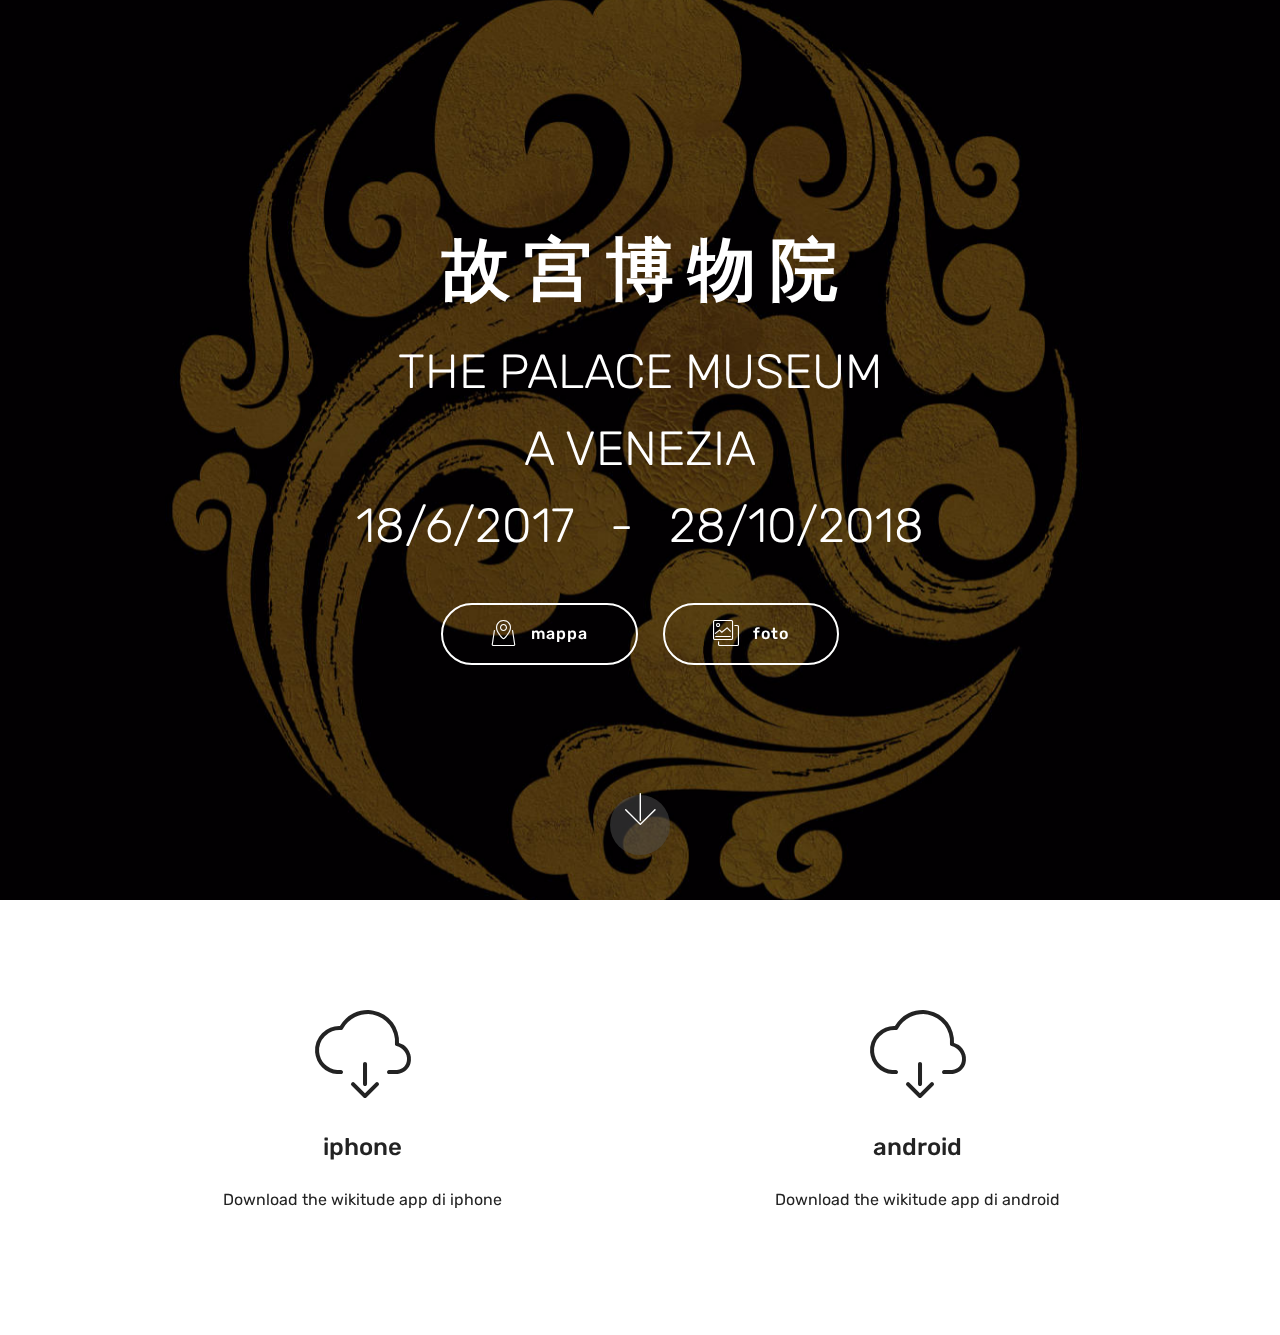
<file: index.html>
<!DOCTYPE html>
<html >
<head>
  <!-- Site made with Mobirise Website Builder v4.7.7, https://mobirise.com -->
  <meta charset="UTF-8">
  <meta http-equiv="X-UA-Compatible" content="IE=edge">
  <meta name="generator" content="Mobirise v4.7.7, mobirise.com">
  <meta name="viewport" content="width=device-width, initial-scale=1, minimum-scale=1">
  <link rel="shortcut icon" href="assets/images/logo4.png" type="image/x-icon">
  <meta name="description" content="">
  <title>Home</title>
  <link rel="stylesheet" href="assets/web/assets/mobirise-icons/mobirise-icons.css">
  <link rel="stylesheet" href="assets/tether/tether.min.css">
  <link rel="stylesheet" href="assets/bootstrap/css/bootstrap.min.css">
  <link rel="stylesheet" href="assets/bootstrap/css/bootstrap-grid.min.css">
  <link rel="stylesheet" href="assets/bootstrap/css/bootstrap-reboot.min.css">
  <link rel="stylesheet" href="assets/theme/css/style.css">
  <link rel="stylesheet" href="assets/mobirise/css/mbr-additional.css" type="text/css">
  
  
  
</head>
<body>
  <section class="cid-qV4kXQE3l1 mbr-fullscreen mbr-parallax-background" id="header2-0">

    

    <div class="mbr-overlay" style="opacity: 0; background-color: rgb(118, 118, 118);"></div>

    <div class="container align-center">
        <div class="row justify-content-md-center">
            <div class="mbr-white col-md-10">
                <h1 class="mbr-section-title mbr-bold pb-3 mbr-fonts-style display-1">
                    故 宫 博 物 院</h1>
                
                <p class="mbr-text pb-3 mbr-fonts-style display-2">THE PALACE MUSEUM<br>A VENEZIA<br>18/6/2017 &nbsp; - &nbsp; 28/10/2018</p>
                <div class="mbr-section-btn"><a class="btn btn-md btn-white-outline display-7" href="https://mobirise.com"><span class="mbri-map-pin mbr-iconfont mbr-iconfont-btn" style="color: rgb(255, 255, 255);"></span>mappa</a>
                    <a class="btn btn-md btn-white-outline display-7" href="page2.html"><span class="mbri-photos mbr-iconfont mbr-iconfont-btn"></span>foto</a></div>
            </div>
        </div>
    </div>
    <div class="mbr-arrow hidden-sm-down" aria-hidden="true">
        <a href="#next">
            <i class="mbri-down mbr-iconfont"></i>
        </a>
    </div>
</section>

<section class="engine"><a href="https://mobirise.me/d">free web maker</a></section><section class="features1 cid-qV4mhWXPXr" id="features1-1">
    
    

    
    <div class="container">
        <div class="media-container-row">

            <div class="card p-3 col-12 col-md-6">
                <div class="card-img pb-3">
                    <a href="https://itunes.apple.com/us/app/wikitude/id329731243?mt=8"><span class="mbr-iconfont mbri-download" style="color: rgb(35, 35, 35);"></span></a>
                </div>
                <div class="card-box">
                    <h4 class="card-title py-3 mbr-fonts-style display-5">
                        iphone</h4>
                    <p class="mbr-text mbr-fonts-style display-7">Download the wikitude app di iphone</p>
                </div>
            </div>

            <div class="card p-3 col-12 col-md-6">
                <div class="card-img pb-3">
                    <a href="https://play.google.com/store/apps/details?id=com.wikitude"><span class="mbr-iconfont mbri-download" style="color: rgb(35, 35, 35);"></span></a>
                </div>
                <div class="card-box">
                    <h4 class="card-title py-3 mbr-fonts-style display-5">
                        android</h4>
                    <p class="mbr-text mbr-fonts-style display-7">
                        Download the wikitude app di android</p>
                </div>
            </div>

            

            

        </div>

    </div>

</section>


  <script src="assets/web/assets/jquery/jquery.min.js"></script>
  <script src="assets/popper/popper.min.js"></script>
  <script src="assets/tether/tether.min.js"></script>
  <script src="assets/bootstrap/js/bootstrap.min.js"></script>
  <script src="assets/smoothscroll/smooth-scroll.js"></script>
  <script src="assets/parallax/jarallax.min.js"></script>
  <script src="assets/theme/js/script.js"></script>
  
  
</body>
</html>
</file>
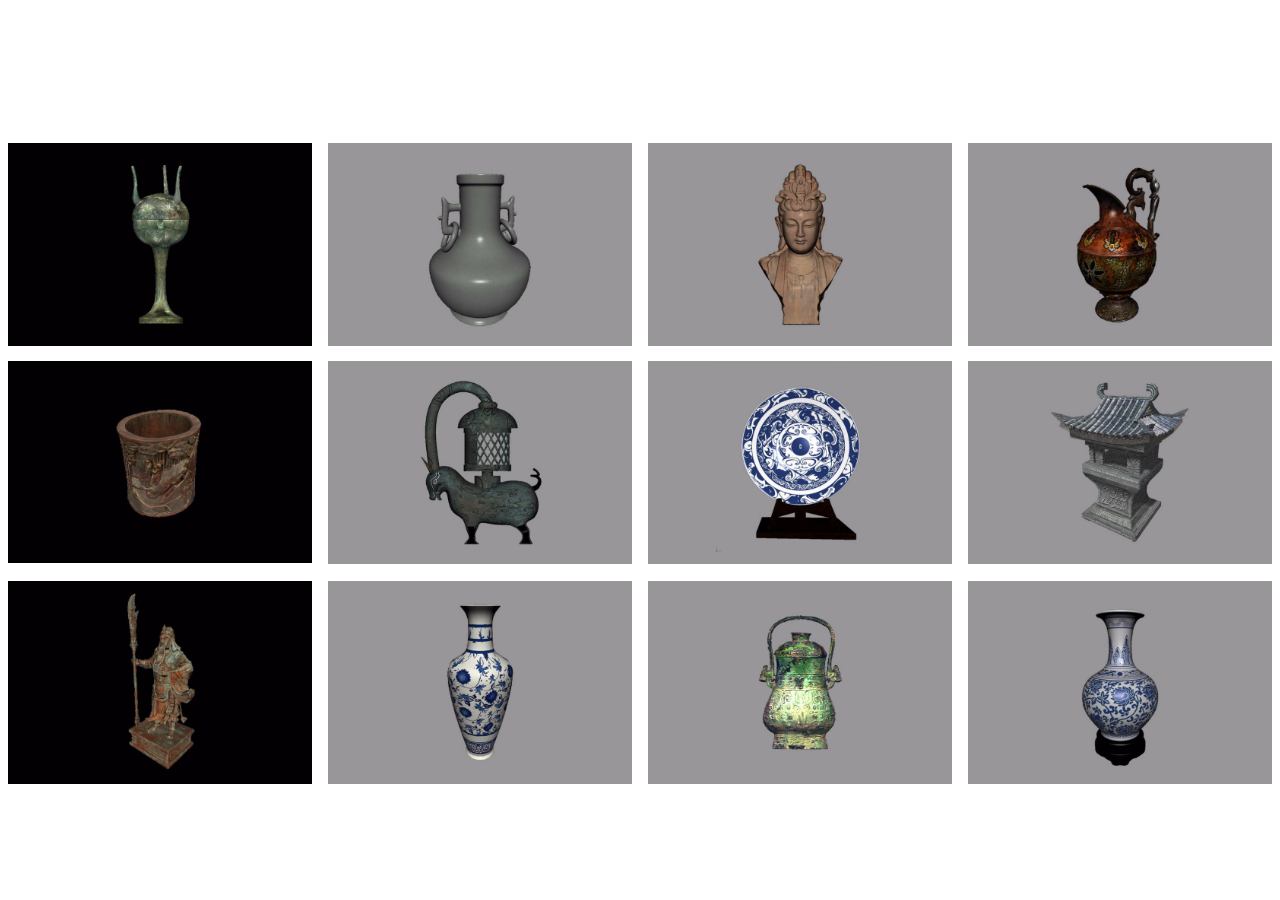
<file: page1.html>
<!DOCTYPE html>
<html >
<head>
  <!-- Site made with Mobirise Website Builder v4.7.7, https://mobirise.com -->
  <meta charset="UTF-8">
  <meta http-equiv="X-UA-Compatible" content="IE=edge">
  <meta name="generator" content="Mobirise v4.7.7, mobirise.com">
  <meta name="viewport" content="width=device-width, initial-scale=1, minimum-scale=1">
  <link rel="shortcut icon" href="assets/images/logo4.png" type="image/x-icon">
  <meta name="description" content="Web Site Creator Description">
  <title>foto-a</title>
  <link rel="stylesheet" href="assets/web/assets/mobirise-icons/mobirise-icons.css">
  <link rel="stylesheet" href="assets/tether/tether.min.css">
  <link rel="stylesheet" href="assets/bootstrap/css/bootstrap.min.css">
  <link rel="stylesheet" href="assets/bootstrap/css/bootstrap-grid.min.css">
  <link rel="stylesheet" href="assets/bootstrap/css/bootstrap-reboot.min.css">
  <link rel="stylesheet" href="assets/theme/css/style.css">
  <link rel="stylesheet" href="assets/gallery/style.css">
  <link rel="stylesheet" href="assets/mobirise/css/mbr-additional.css" type="text/css">
  
  
  
</head>
<body>
  <section class="mbr-gallery mbr-slider-carousel cid-qV4oghQJwY" id="gallery3-2">

    

    <div>
        <div><!-- Filter --><!-- Gallery --><div class="mbr-gallery-row"><div class="mbr-gallery-layout-default"><div><div><div class="mbr-gallery-item mbr-gallery-item--p1" data-video-url="false" data-tags="酷毙"><div href="#lb-gallery3-2" data-slide-to="0" data-toggle="modal"><img src="assets/images/o1-900x600-800x534.jpg" alt="" title=""><span class="icon-focus"></span></div></div><div class="mbr-gallery-item mbr-gallery-item--p1" data-video-url="false" data-tags="响应式"><div href="#lb-gallery3-2" data-slide-to="1" data-toggle="modal"><img src="assets/images/07-900x600-800x534.jpg" alt="" title=""><span class="icon-focus"></span></div></div><div class="mbr-gallery-item mbr-gallery-item--p1" data-video-url="false" data-tags="创意"><div href="#lb-gallery3-2" data-slide-to="2" data-toggle="modal"><img src="assets/images/12-900x600-800x534.jpg" alt="" title=""><span class="icon-focus"></span></div></div><div class="mbr-gallery-item mbr-gallery-item--p1" data-video-url="false" data-tags="动画"><div href="#lb-gallery3-2" data-slide-to="3" data-toggle="modal"><img src="assets/images/08-900x600-800x534.jpg" alt="" title=""><span class="icon-focus"></span></div></div><div class="mbr-gallery-item mbr-gallery-item--p1" data-video-url="false" data-tags="酷毙"><div href="#lb-gallery3-2" data-slide-to="4" data-toggle="modal"><img src="assets/images/o2-900x600-800x531.jpg" alt="" title=""><span class="icon-focus"></span></div></div><div class="mbr-gallery-item mbr-gallery-item--p1" data-video-url="false" data-tags="酷毙"><div href="#lb-gallery3-2" data-slide-to="5" data-toggle="modal"><img src="assets/images/04-900x600-800x534.jpg" alt="" title=""><span class="icon-focus"></span></div></div><div class="mbr-gallery-item mbr-gallery-item--p1" data-video-url="false" data-tags="响应式"><div href="#lb-gallery3-2" data-slide-to="6" data-toggle="modal"><img src="assets/images/10-900x600-800x534.jpg" alt="" title=""><span class="icon-focus"></span></div></div><div class="mbr-gallery-item mbr-gallery-item--p1" data-video-url="false" data-tags="动画"><div href="#lb-gallery3-2" data-slide-to="7" data-toggle="modal"><img src="assets/images/06-900x600-800x534.jpg" alt="" title=""><span class="icon-focus"></span></div></div></div></div><div class="clearfix"></div></div></div><!-- Lightbox --><div data-app-prevent-settings="" class="mbr-slider modal fade carousel slide" tabindex="-1" data-keyboard="true" data-interval="false" id="lb-gallery3-2"><div class="modal-dialog"><div class="modal-content"><div class="modal-body"><div class="carousel-inner"><div class="carousel-item"><img src="assets/images/o1-900x600.jpg" alt="" title=""></div><div class="carousel-item"><img src="assets/images/07-900x600.jpg" alt="" title=""></div><div class="carousel-item"><img src="assets/images/12-900x600.jpg" alt="" title=""></div><div class="carousel-item"><img src="assets/images/08-900x600.jpg" alt="" title=""></div><div class="carousel-item"><img src="assets/images/o2-900x600.jpg" alt="" title=""></div><div class="carousel-item"><img src="assets/images/04-900x600.jpg" alt="" title=""></div><div class="carousel-item"><img src="assets/images/10-900x600.jpg" alt="" title=""></div><div class="carousel-item active"><img src="assets/images/06-900x600.jpg" alt="" title=""></div></div><a class="carousel-control carousel-control-prev" role="button" data-slide="prev" href="#lb-gallery3-2"><span class="mbri-left mbr-iconfont" aria-hidden="true"></span><span class="sr-only">Previous</span></a><a class="carousel-control carousel-control-next" role="button" data-slide="next" href="#lb-gallery3-2"><span class="mbri-right mbr-iconfont" aria-hidden="true"></span><span class="sr-only">Next</span></a><a class="close" href="#" role="button" data-dismiss="modal"><span class="sr-only">Close</span></a></div></div></div></div></div>
    </div>

</section>

<section class="engine"><a href="https://mobirise.me/i">site creation software</a></section><section class="mbr-gallery mbr-slider-carousel cid-qV4ohxjDWB" id="gallery3-3">

    

    <div>
        <div><!-- Filter --><!-- Gallery --><div class="mbr-gallery-row"><div class="mbr-gallery-layout-default"><div><div><div class="mbr-gallery-item mbr-gallery-item--p1" data-video-url="false" data-tags="酷毙"><div href="#lb-gallery3-3" data-slide-to="0" data-toggle="modal"><img src="assets/images/o3-900x600-800x534.jpg" alt="" title=""><span class="icon-focus"></span></div></div><div class="mbr-gallery-item mbr-gallery-item--p1" data-video-url="false" data-tags="响应式"><div href="#lb-gallery3-3" data-slide-to="1" data-toggle="modal"><img src="assets/images/09-900x600-800x534.jpg" alt="" title=""><span class="icon-focus"></span></div></div><div class="mbr-gallery-item mbr-gallery-item--p1" data-video-url="false" data-tags="创意"><div href="#lb-gallery3-3" data-slide-to="2" data-toggle="modal"><img src="assets/images/o5-900x600-800x535.jpg" alt="" title=""><span class="icon-focus"></span></div></div><div class="mbr-gallery-item mbr-gallery-item--p1" data-video-url="false" data-tags="动画"><div href="#lb-gallery3-3" data-slide-to="3" data-toggle="modal"><img src="assets/images/11-900x600-800x534.jpg" alt="" title=""><span class="icon-focus"></span></div></div></div></div><div class="clearfix"></div></div></div><!-- Lightbox --><div data-app-prevent-settings="" class="mbr-slider modal fade carousel slide" tabindex="-1" data-keyboard="true" data-interval="false" id="lb-gallery3-3"><div class="modal-dialog"><div class="modal-content"><div class="modal-body"><div class="carousel-inner"><div class="carousel-item"><img src="assets/images/o3-900x600.jpg" alt="" title=""></div><div class="carousel-item"><img src="assets/images/09-900x600.jpg" alt="" title=""></div><div class="carousel-item"><img src="assets/images/o5-900x600.jpg" alt="" title=""></div><div class="carousel-item active"><img src="assets/images/11-900x600.jpg" alt="" title=""></div></div><a class="carousel-control carousel-control-prev" role="button" data-slide="prev" href="#lb-gallery3-3"><span class="mbri-left mbr-iconfont" aria-hidden="true"></span><span class="sr-only">Previous</span></a><a class="carousel-control carousel-control-next" role="button" data-slide="next" href="#lb-gallery3-3"><span class="mbri-right mbr-iconfont" aria-hidden="true"></span><span class="sr-only">Next</span></a><a class="close" href="#" role="button" data-dismiss="modal"><span class="sr-only">Close</span></a></div></div></div></div></div>
    </div>

</section>


  <script src="assets/web/assets/jquery/jquery.min.js"></script>
  <script src="assets/popper/popper.min.js"></script>
  <script src="assets/tether/tether.min.js"></script>
  <script src="assets/bootstrap/js/bootstrap.min.js"></script>
  <script src="assets/smoothscroll/smooth-scroll.js"></script>
  <script src="assets/bootstrapcarouselswipe/bootstrap-carousel-swipe.js"></script>
  <script src="assets/vimeoplayer/jquery.mb.vimeo_player.js"></script>
  <script src="assets/masonry/masonry.pkgd.min.js"></script>
  <script src="assets/imagesloaded/imagesloaded.pkgd.min.js"></script>
  <script src="assets/theme/js/script.js"></script>
  <script src="assets/gallery/player.min.js"></script>
  <script src="assets/gallery/script.js"></script>
  <script src="assets/slidervideo/script.js"></script>
  
  
</body>
</html>
</file>
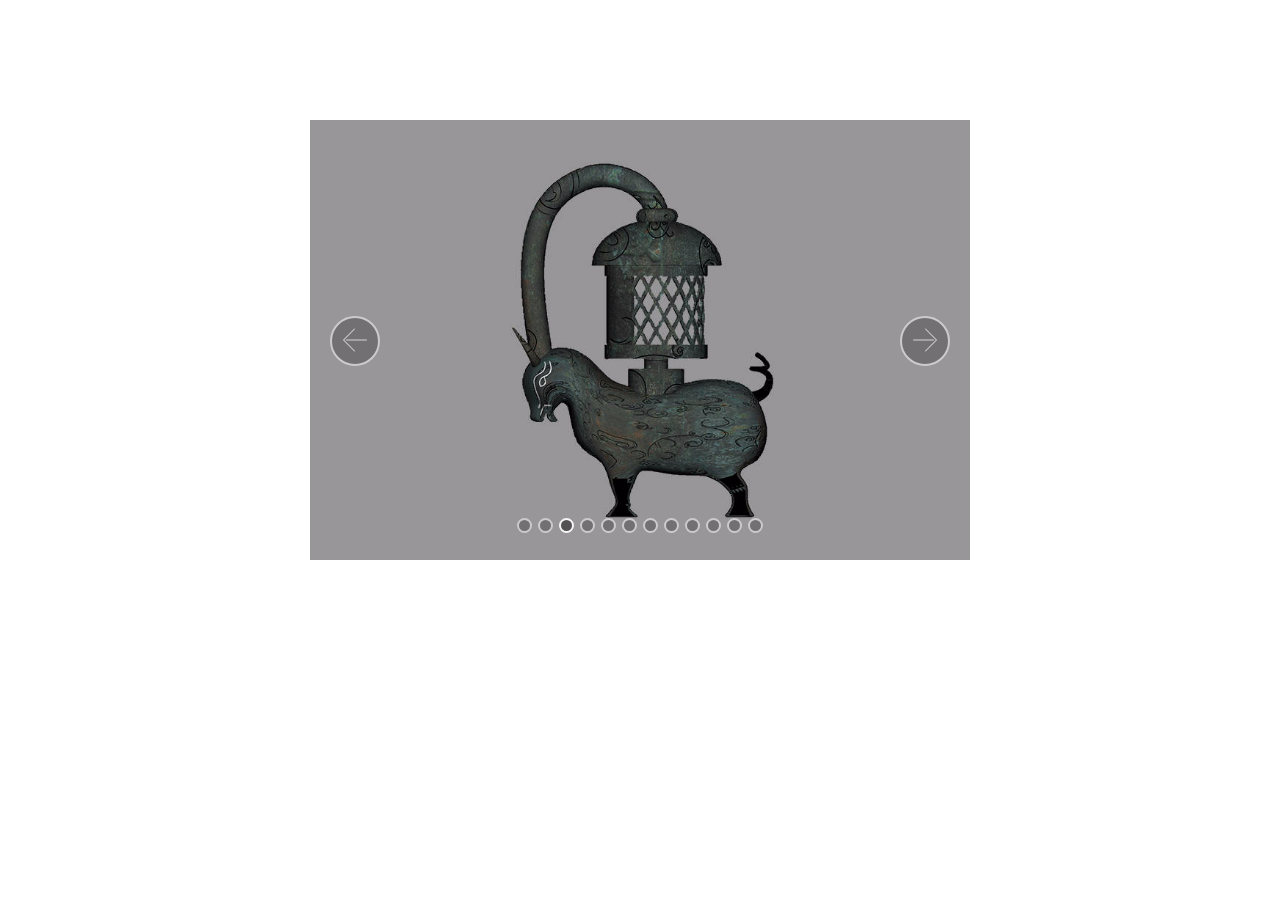
<file: page2.html>
<!DOCTYPE html>
<html >
<head>
  <!-- Site made with Mobirise Website Builder v4.7.7, https://mobirise.com -->
  <meta charset="UTF-8">
  <meta http-equiv="X-UA-Compatible" content="IE=edge">
  <meta name="generator" content="Mobirise v4.7.7, mobirise.com">
  <meta name="viewport" content="width=device-width, initial-scale=1, minimum-scale=1">
  <link rel="shortcut icon" href="assets/images/logo4.png" type="image/x-icon">
  <meta name="description" content="Site Generator Description">
  <title>foto-b</title>
  <link rel="stylesheet" href="assets/web/assets/mobirise-icons/mobirise-icons.css">
  <link rel="stylesheet" href="assets/tether/tether.min.css">
  <link rel="stylesheet" href="assets/bootstrap/css/bootstrap.min.css">
  <link rel="stylesheet" href="assets/bootstrap/css/bootstrap-grid.min.css">
  <link rel="stylesheet" href="assets/bootstrap/css/bootstrap-reboot.min.css">
  <link rel="stylesheet" href="assets/theme/css/style.css">
  <link rel="stylesheet" href="assets/mobirise/css/mbr-additional.css" type="text/css">
  
  
  
</head>
<body>
  <section class="carousel slide cid-qV4wgEGuKk" data-interval="false" id="slider2-4">

    
    <div class="container content-slider">
        <div class="content-slider-wrap">
            <div><div class="mbr-slider slide carousel" data-pause="true" data-keyboard="false" data-ride="false" data-interval="false"><ol class="carousel-indicators"><li data-app-prevent-settings="" data-target="#slider2-4" data-slide-to="0"></li><li data-app-prevent-settings="" data-target="#slider2-4" data-slide-to="1"></li><li data-app-prevent-settings="" data-target="#slider2-4" class=" active" data-slide-to="2"></li><li data-app-prevent-settings="" data-target="#slider2-4" data-slide-to="3"></li><li data-app-prevent-settings="" data-target="#slider2-4" data-slide-to="4"></li><li data-app-prevent-settings="" data-target="#slider2-4" data-slide-to="5"></li><li data-app-prevent-settings="" data-target="#slider2-4" data-slide-to="6"></li><li data-app-prevent-settings="" data-target="#slider2-4" data-slide-to="7"></li><li data-app-prevent-settings="" data-target="#slider2-4" data-slide-to="8"></li><li data-app-prevent-settings="" data-target="#slider2-4" data-slide-to="9"></li><li data-app-prevent-settings="" data-target="#slider2-4" data-slide-to="10"></li><li data-app-prevent-settings="" data-target="#slider2-4" data-slide-to="11"></li></ol><div class="carousel-inner" role="listbox"><div class="carousel-item slider-fullscreen-image" data-bg-video-slide="false" style="background-image: url(assets/images/o1-900x600.jpg);"><div class="container container-slide"><div class="image_wrapper"><img src="assets/images/o1-900x600.jpg"><div class="carousel-caption justify-content-center"><div class="col-10 align-center"></div></div></div></div></div><div class="carousel-item slider-fullscreen-image" data-bg-video-slide="false" style="background-image: url(assets/images/11-900x600.jpg);"><div class="container container-slide"><div class="image_wrapper"><img src="assets/images/11-900x600.jpg"><div class="carousel-caption justify-content-center"><div class="col-10 align-center"></div></div></div></div></div><div class="carousel-item slider-fullscreen-image active" data-bg-video-slide="false" style="background-image: url(assets/images/04-900x600.jpg);"><div class="container container-slide"><div class="image_wrapper"><img src="assets/images/04-900x600.jpg"><div class="carousel-caption justify-content-center"><div class="col-10 align-center"></div></div></div></div></div><div class="carousel-item slider-fullscreen-image" data-bg-video-slide="false" style="background-image: url(assets/images/o2-1-900x600.jpg);"><div class="container container-slide"><div class="image_wrapper"><img src="assets/images/o2-1-900x600.jpg"><div class="carousel-caption justify-content-center"><div class="col-10 align-center"></div></div></div></div></div><div class="carousel-item slider-fullscreen-image" data-bg-video-slide="false" style="background-image: url(assets/images/12-900x600.jpg);"><div class="container container-slide"><div class="image_wrapper"><img src="assets/images/12-900x600.jpg"><div class="carousel-caption justify-content-center"><div class="col-10 align-center"></div></div></div></div></div><div class="carousel-item slider-fullscreen-image" data-bg-video-slide="false" style="background-image: url(assets/images/10-900x600.jpg);"><div class="container container-slide"><div class="image_wrapper"><img src="assets/images/10-900x600.jpg"><div class="carousel-caption justify-content-center"><div class="col-10 align-center"></div></div></div></div></div><div class="carousel-item slider-fullscreen-image" data-bg-video-slide="false" style="background-image: url(assets/images/o3-900x600.jpg);"><div class="container container-slide"><div class="image_wrapper"><img src="assets/images/o3-900x600.jpg"><div class="carousel-caption justify-content-center"><div class="col-10 align-center"></div></div></div></div></div><div class="carousel-item slider-fullscreen-image" data-bg-video-slide="false" style="background-image: url(assets/images/08-900x600.jpg);"><div class="container container-slide"><div class="image_wrapper"><img src="assets/images/08-900x600.jpg"><div class="carousel-caption justify-content-center"><div class="col-10 align-center"></div></div></div></div></div><div class="carousel-item slider-fullscreen-image" data-bg-video-slide="false" style="background-image: url(assets/images/09-900x600.jpg);"><div class="container container-slide"><div class="image_wrapper"><img src="assets/images/09-900x600.jpg"><div class="carousel-caption justify-content-center"><div class="col-10 align-center"></div></div></div></div></div><div class="carousel-item slider-fullscreen-image" data-bg-video-slide="false" style="background-image: url(assets/images/o5-1-900x600.jpg);"><div class="container container-slide"><div class="image_wrapper"><img src="assets/images/o5-1-900x600.jpg"><div class="carousel-caption justify-content-center"><div class="col-10 align-center"></div></div></div></div></div><div class="carousel-item slider-fullscreen-image" data-bg-video-slide="false" style="background-image: url(assets/images/06-900x600.jpg);"><div class="container container-slide"><div class="image_wrapper"><img src="assets/images/06-900x600.jpg"><div class="carousel-caption justify-content-center"><div class="col-10 align-center"></div></div></div></div></div><div class="carousel-item slider-fullscreen-image" data-bg-video-slide="false" style="background-image: url(assets/images/07-900x600.jpg);"><div class="container container-slide"><div class="image_wrapper"><img src="assets/images/07-900x600.jpg"><div class="carousel-caption justify-content-center"><div class="col-10 align-center"></div></div></div></div></div></div><a data-app-prevent-settings="" class="carousel-control carousel-control-prev" role="button" data-slide="prev" href="#slider2-4"><span aria-hidden="true" class="mbri-left mbr-iconfont"></span><span class="sr-only">Previous</span></a><a data-app-prevent-settings="" class="carousel-control carousel-control-next" role="button" data-slide="next" href="#slider2-4"><span aria-hidden="true" class="mbri-right mbr-iconfont"></span><span class="sr-only">Next</span></a></div></div> 
        </div>
    </div>
</section>


  <section class="engine"><a href="https://mobirise.me/v">html templates</a></section><script src="assets/web/assets/jquery/jquery.min.js"></script>
  <script src="assets/popper/popper.min.js"></script>
  <script src="assets/tether/tether.min.js"></script>
  <script src="assets/bootstrap/js/bootstrap.min.js"></script>
  <script src="assets/ytplayer/jquery.mb.ytplayer.min.js"></script>
  <script src="assets/vimeoplayer/jquery.mb.vimeo_player.js"></script>
  <script src="assets/bootstrapcarouselswipe/bootstrap-carousel-swipe.js"></script>
  <script src="assets/smoothscroll/smooth-scroll.js"></script>
  <script src="assets/theme/js/script.js"></script>
  <script src="assets/slidervideo/script.js"></script>
  
  
</body>
</html>
</file>
<file: assets/web/assets/mobirise-icons/mobirise-icons.css>
@font-face {
  font-family: 'MobiriseIcons';
  src:  url('mobirise-icons.eot?spat4u');
  src:  url('mobirise-icons.eot?spat4u#iefix') format('embedded-opentype'),
    url('mobirise-icons.ttf?spat4u') format('truetype'),
    url('mobirise-icons.woff?spat4u') format('woff'),
    url('mobirise-icons.svg?spat4u#MobiriseIcons') format('svg');
  font-weight: normal;
  font-style: normal;
}

[class^="mbri-"], [class*=" mbri-"] {
  /* use !important to prevent issues with browser extensions that change fonts */
  font-family: MobiriseIcons !important;
  speak: none;
  font-style: normal;
  font-weight: normal;
  font-variant: normal;
  text-transform: none;
  line-height: 1;

  /* Better Font Rendering =========== */
  -webkit-font-smoothing: antialiased;
  -moz-osx-font-smoothing: grayscale;
}

.mbri-add-submenu:before {
  content: "\e900";
}
.mbri-alert:before {
  content: "\e901";
}
.mbri-align-center:before {
  content: "\e902";
}
.mbri-align-justify:before {
  content: "\e903";
}
.mbri-align-left:before {
  content: "\e904";
}
.mbri-align-right:before {
  content: "\e905";
}
.mbri-android:before {
  content: "\e906";
}
.mbri-apple:before {
  content: "\e907";
}
.mbri-arrow-down:before {
  content: "\e908";
}
.mbri-arrow-next:before {
  content: "\e909";
}
.mbri-arrow-prev:before {
  content: "\e90a";
}
.mbri-arrow-up:before {
  content: "\e90b";
}
.mbri-bold:before {
  content: "\e90c";
}
.mbri-bookmark:before {
  content: "\e90d";
}
.mbri-bootstrap:before {
  content: "\e90e";
}
.mbri-briefcase:before {
  content: "\e90f";
}
.mbri-browse:before {
  content: "\e910";
}
.mbri-bulleted-list:before {
  content: "\e911";
}
.mbri-calendar:before {
  content: "\e912";
}
.mbri-camera:before {
  content: "\e913";
}
.mbri-cart-add:before {
  content: "\e914";
}
.mbri-cart-full:before {
  content: "\e915";
}
.mbri-cash:before {
  content: "\e916";
}
.mbri-change-style:before {
  content: "\e917";
}
.mbri-chat:before {
  content: "\e918";
}
.mbri-clock:before {
  content: "\e919";
}
.mbri-close:before {
  content: "\e91a";
}
.mbri-cloud:before {
  content: "\e91b";
}
.mbri-code:before {
  content: "\e91c";
}
.mbri-contact-form:before {
  content: "\e91d";
}
.mbri-credit-card:before {
  content: "\e91e";
}
.mbri-cursor-click:before {
  content: "\e91f";
}
.mbri-cust-feedback:before {
  content: "\e920";
}
.mbri-database:before {
  content: "\e921";
}
.mbri-delivery:before {
  content: "\e922";
}
.mbri-desktop:before {
  content: "\e923";
}
.mbri-devices:before {
  content: "\e924";
}
.mbri-down:before {
  content: "\e925";
}
.mbri-download:before {
  content: "\e989";
}
.mbri-drag-n-drop:before {
  content: "\e927";
}
.mbri-drag-n-drop2:before {
  content: "\e928";
}
.mbri-edit:before {
  content: "\e929";
}
.mbri-edit2:before {
  content: "\e92a";
}
.mbri-error:before {
  content: "\e92b";
}
.mbri-extension:before {
  content: "\e92c";
}
.mbri-features:before {
  content: "\e92d";
}
.mbri-file:before {
  content: "\e92e";
}
.mbri-flag:before {
  content: "\e92f";
}
.mbri-folder:before {
  content: "\e930";
}
.mbri-gift:before {
  content: "\e931";
}
.mbri-github:before {
  content: "\e932";
}
.mbri-globe:before {
  content: "\e933";
}
.mbri-globe-2:before {
  content: "\e934";
}
.mbri-growing-chart:before {
  content: "\e935";
}
.mbri-hearth:before {
  content: "\e936";
}
.mbri-help:before {
  content: "\e937";
}
.mbri-home:before {
  content: "\e938";
}
.mbri-hot-cup:before {
  content: "\e939";
}
.mbri-idea:before {
  content: "\e93a";
}
.mbri-image-gallery:before {
  content: "\e93b";
}
.mbri-image-slider:before {
  content: "\e93c";
}
.mbri-info:before {
  content: "\e93d";
}
.mbri-italic:before {
  content: "\e93e";
}
.mbri-key:before {
  content: "\e93f";
}
.mbri-laptop:before {
  content: "\e940";
}
.mbri-layers:before {
  content: "\e941";
}
.mbri-left-right:before {
  content: "\e942";
}
.mbri-left:before {
  content: "\e943";
}
.mbri-letter:before {
  content: "\e944";
}
.mbri-like:before {
  content: "\e945";
}
.mbri-link:before {
  content: "\e946";
}
.mbri-lock:before {
  content: "\e947";
}
.mbri-login:before {
  content: "\e948";
}
.mbri-logout:before {
  content: "\e949";
}
.mbri-magic-stick:before {
  content: "\e94a";
}
.mbri-map-pin:before {
  content: "\e94b";
}
.mbri-menu:before {
  content: "\e94c";
}
.mbri-mobile:before {
  content: "\e94d";
}
.mbri-mobile2:before {
  content: "\e94e";
}
.mbri-mobirise:before {
  content: "\e94f";
}
.mbri-more-horizontal:before {
  content: "\e950";
}
.mbri-more-vertical:before {
  content: "\e951";
}
.mbri-music:before {
  content: "\e952";
}
.mbri-new-file:before {
  content: "\e953";
}
.mbri-numbered-list:before {
  content: "\e954";
}
.mbri-opened-folder:before {
  content: "\e955";
}
.mbri-pages:before {
  content: "\e956";
}
.mbri-paper-plane:before {
  content: "\e957";
}
.mbri-paperclip:before {
  content: "\e958";
}
.mbri-photo:before {
  content: "\e959";
}
.mbri-photos:before {
  content: "\e95a";
}
.mbri-pin:before {
  content: "\e95b";
}
.mbri-play:before {
  content: "\e95c";
}
.mbri-plus:before {
  content: "\e95d";
}
.mbri-preview:before {
  content: "\e95e";
}
.mbri-print:before {
  content: "\e95f";
}
.mbri-protect:before {
  content: "\e960";
}
.mbri-question:before {
  content: "\e961";
}
.mbri-quote-left:before {
  content: "\e962";
}
.mbri-quote-right:before {
  content: "\e963";
}
.mbri-refresh:before {
  content: "\e964";
}
.mbri-responsive:before {
  content: "\e965";
}
.mbri-right:before {
  content: "\e966";
}
.mbri-rocket:before {
  content: "\e967";
}
.mbri-sad-face:before {
  content: "\e968";
}
.mbri-sale:before {
  content: "\e969";
}
.mbri-save:before {
  content: "\e96a";
}
.mbri-search:before {
  content: "\e96b";
}
.mbri-setting:before {
  content: "\e96c";
}
.mbri-setting2:before {
  content: "\e96d";
}
.mbri-setting3:before {
  content: "\e96e";
}
.mbri-share:before {
  content: "\e96f";
}
.mbri-shopping-bag:before {
  content: "\e970";
}
.mbri-shopping-basket:before {
  content: "\e971";
}
.mbri-shopping-cart:before {
  content: "\e972";
}
.mbri-sites:before {
  content: "\e973";
}
.mbri-smile-face:before {
  content: "\e974";
}
.mbri-speed:before {
  content: "\e975";
}
.mbri-star:before {
  content: "\e976";
}
.mbri-success:before {
  content: "\e977";
}
.mbri-sun:before {
  content: "\e978";
}
.mbri-sun2:before {
  content: "\e979";
}
.mbri-tablet:before {
  content: "\e97a";
}
.mbri-tablet-vertical:before {
  content: "\e97b";
}
.mbri-target:before {
  content: "\e97c";
}
.mbri-timer:before {
  content: "\e97d";
}
.mbri-to-ftp:before {
  content: "\e97e";
}
.mbri-to-local-drive:before {
  content: "\e97f";
}
.mbri-touch-swipe:before {
  content: "\e980";
}
.mbri-touch:before {
  content: "\e981";
}
.mbri-trash:before {
  content: "\e982";
}
.mbri-underline:before {
  content: "\e983";
}
.mbri-unlink:before {
  content: "\e984";
}
.mbri-unlock:before {
  content: "\e985";
}
.mbri-up-down:before {
  content: "\e986";
}
.mbri-up:before {
  content: "\e987";
}
.mbri-update:before {
  content: "\e988";
}
.mbri-upload:before {
 content: "\e926"; 
}
.mbri-user:before {
  content: "\e98a";
}
.mbri-user2:before {
  content: "\e98b";
}
.mbri-users:before {
  content: "\e98c";
}
.mbri-video:before {
  content: "\e98d";
}
.mbri-video-play:before {
  content: "\e98e";
}
.mbri-watch:before {
  content: "\e98f";
}
.mbri-website-theme:before {
  content: "\e990";
}
.mbri-wifi:before {
  content: "\e991";
}
.mbri-windows:before {
  content: "\e992";
}
.mbri-zoom-out:before {
  content: "\e993";
}
.mbri-redo:before {
  content: "\e994";
}
.mbri-undo:before {
  content: "\e995";
}
</file>
<file: assets/theme/css/style.css>
/*!
 * Mobirise v4 theme (https://mobirise.com/)
 * Copyright 2017 Mobirise
 */
section {
  background-color: #eeeeee; }

section,
.container,
.container-fluid {
  position: relative;
  word-wrap: break-word; }

a.mbr-iconfont:hover {
  text-decoration: none; }

.article .lead p, .article .lead ul, .article .lead ol, .article .lead pre, .article .lead blockquote {
  margin-bottom: 0; }

a {
  font-style: normal;
  font-weight: 400;
  cursor: pointer; }
  a, a:hover {
    text-decoration: none; }

figure {
  margin-bottom: 0; }

body {
  color: #232323; }

h1, h2, h3, h4, h5, h6,
.h1, .h2, .h3, .h4, .h5, .h6,
.display-1, .display-2, .display-3, .display-4 {
  line-height: 1;
  word-break: break-word;
  word-wrap: break-word; }

b, strong {
  font-weight: bold; }

blockquote {
  padding: 10px 0 10px 20px;
  position: relative;
  border-left: 2px solid;
  border-color: #ff3366; }

input:-webkit-autofill, input:-webkit-autofill:hover, input:-webkit-autofill:focus, input:-webkit-autofill:active {
  transition-delay: 9999s;
  transition-property: background-color, color; }

textarea[type="hidden"] {
  display: none; }

body {
  position: relative; }

section {
  background-position: 50% 50%;
  background-repeat: no-repeat;
  background-size: cover; }
  section .mbr-background-video,
  section .mbr-background-video-preview {
    position: absolute;
    bottom: 0;
    left: 0;
    right: 0;
    top: 0; }

.hidden {
  visibility: hidden; }

.mbr-z-index20 {
  z-index: 20; }

/*! Base colors */
.mbr-white {
  color: #ffffff; }

.mbr-black {
  color: #000000; }

.mbr-bg-white {
  background-color: #ffffff; }

.mbr-bg-black {
  background-color: #000000; }

/*! Text-aligns */
.align-left {
  text-align: left; }

.align-center {
  text-align: center; }

.align-right {
  text-align: right; }

@media (max-width: 767px) {
  .align-left, .align-center, .align-right, .mbr-section-btn, .mbr-section-title {
    text-align: center; } }
/*! Font-weight  */
.mbr-light {
  font-weight: 300; }

.mbr-regular {
  font-weight: 400; }

.mbr-semibold {
  font-weight: 500; }

.mbr-bold {
  font-weight: 700; }

/*! Media  */
.media-size-item {
  -webkit-flex: 1 1 auto;
  -moz-flex: 1 1 auto;
  -ms-flex: 1 1 auto;
  -o-flex: 1 1 auto;
  flex: 1 1 auto; }

.media-content {
  -webkit-flex-basis: 100%;
  flex-basis: 100%; }

.media-container-row {
  display: -ms-flexbox;
  display: -webkit-flex;
  display: flex;
  -webkit-flex-direction: row;
  -ms-flex-direction: row;
  flex-direction: row;
  -webkit-flex-wrap: wrap;
  -ms-flex-wrap: wrap;
  flex-wrap: wrap;
  -webkit-justify-content: center;
  -ms-flex-pack: center;
  justify-content: center;
  -webkit-align-content: center;
  -ms-flex-line-pack: center;
  align-content: center;
  -webkit-align-items: start;
  -ms-flex-align: start;
  align-items: start; }
  .media-container-row .media-size-item {
    width: 400px; }

.media-container-column {
  display: -ms-flexbox;
  display: -webkit-flex;
  display: flex;
  -webkit-flex-direction: column;
  -ms-flex-direction: column;
  flex-direction: column;
  -webkit-flex-wrap: wrap;
  -ms-flex-wrap: wrap;
  flex-wrap: wrap;
  -webkit-justify-content: center;
  -ms-flex-pack: center;
  justify-content: center;
  -webkit-align-content: center;
  -ms-flex-line-pack: center;
  align-content: center;
  -webkit-align-items: stretch;
  -ms-flex-align: stretch;
  align-items: stretch; }
  .media-container-column > * {
    width: 100%; }

@media (min-width: 992px) {
  .media-container-row {
    -webkit-flex-wrap: nowrap;
    -ms-flex-wrap: nowrap;
    flex-wrap: nowrap; } }
figure {
  overflow: hidden; }

figure[mbr-media-size] {
  transition: width 0.1s; }

.mbr-figure img, .mbr-figure iframe {
  display: block;
  width: 100%; }

.card {
  background-color: transparent;
  border: none; }

.card-img {
  text-align: center;
  flex-shrink: 0; }

.media {
  max-width: 100%;
  margin: 0 auto; }

.mbr-figure {
  -ms-flex-item-align: center;
  -ms-grid-row-align: center;
  -webkit-align-self: center;
  align-self: center; }

.media-container > div {
  max-width: 100%; }

.mbr-figure img, .card-img img {
  width: 100%; }

@media (max-width: 991px) {
  .media-size-item {
    width: auto !important; }

  .media {
    width: auto; }

  .mbr-figure {
    width: 100% !important; } }
/*! Buttons */
.mbr-section-btn {
  margin-left: -.25rem;
  margin-right: -.25rem;
  font-size: 0; }

nav .mbr-section-btn {
  margin-left: 0rem;
  margin-right: 0rem; }

/*! Btn icon margin */
.btn .mbr-iconfont, .btn.btn-sm .mbr-iconfont {
  cursor: pointer;
  margin-right: 0.5rem; }

.btn.btn-md .mbr-iconfont, .btn.btn-md .mbr-iconfont {
  margin-right: 0.8rem; }

.mbr-regular {
  font-weight: 400; }

.mbr-semibold {
  font-weight: 500; }

.mbr-bold {
  font-weight: 700; }

[type="submit"] {
  -webkit-appearance: none; }

/*! Full-screen */
.mbr-fullscreen .mbr-overlay {
  min-height: 100vh; }

.mbr-fullscreen {
  display: flex;
  display: -webkit-flex;
  display: -moz-flex;
  display: -ms-flex;
  display: -o-flex;
  align-items: center;
  -webkit-align-items: center;
  min-height: 100vh;
  padding-top: 3rem;
  padding-bottom: 3rem; }

/*! Map */
.map {
  height: 25rem;
  position: relative; }
  .map iframe {
    width: 100%;
    height: 100%; }

/* Form */
.form-asterisk {
  font-family: initial;
  position: absolute;
  top: -2px;
  font-weight: normal; }

/*! Scroll to top arrow */
.mbr-arrow-up {
  bottom: 25px;
  right: 90px;
  position: fixed;
  text-align: right;
  z-index: 5000;
  color: #ffffff;
  font-size: 32px;
  transform: rotate(180deg);
  -webkit-transform: rotate(180deg); }

.mbr-arrow-up a {
  background: rgba(0, 0, 0, 0.2);
  border-radius: 3px;
  color: #fff;
  display: inline-block;
  height: 60px;
  width: 60px;
  outline-style: none !important;
  position: relative;
  text-decoration: none;
  transition: all .3s ease-in-out;
  cursor: pointer;
  text-align: center; }
  .mbr-arrow-up a:hover {
    background-color: rgba(0, 0, 0, 0.4); }
  .mbr-arrow-up a i {
    line-height: 60px; }

.mbr-arrow-up-icon {
  display: block;
  color: #fff; }

.mbr-arrow-up-icon::before {
  content: "\203a";
  display: inline-block;
  font-family: serif;
  font-size: 32px;
  line-height: 1;
  font-style: normal;
  position: relative;
  top: 6px;
  left: -4px;
  -webkit-transform: rotate(-90deg);
  transform: rotate(-90deg); }

/*! Arrow Down */
.mbr-arrow {
  position: absolute;
  bottom: 45px;
  left: 50%;
  width: 60px;
  height: 60px;
  cursor: pointer;
  background-color: rgba(80, 80, 80, 0.5);
  border-radius: 50%;
  -webkit-transform: translateX(-50%);
  transform: translateX(-50%); }
  .mbr-arrow > a {
    display: inline-block;
    text-decoration: none;
    outline-style: none;
    -webkit-animation: arrowdown 1.7s ease-in-out infinite;
    animation: arrowdown 1.7s ease-in-out infinite; }
    .mbr-arrow > a > i {
      position: absolute;
      top: -2px;
      left: 15px;
      font-size: 2rem; }

@keyframes arrowdown {
  0% {
    transform: translateY(0px);
    -webkit-transform: translateY(0px); }
  50% {
    transform: translateY(-5px);
    -webkit-transform: translateY(-5px); }
  100% {
    transform: translateY(0px);
    -webkit-transform: translateY(0px); } }
@-webkit-keyframes arrowdown {
  0% {
    transform: translateY(0px);
    -webkit-transform: translateY(0px); }
  50% {
    transform: translateY(-5px);
    -webkit-transform: translateY(-5px); }
  100% {
    transform: translateY(0px);
    -webkit-transform: translateY(0px); } }
@media (max-width: 500px) {
  .mbr-arrow-up {
    left: 50%;
    right: auto;
    transform: translateX(-50%) rotate(180deg);
    -webkit-transform: translateX(-50%) rotate(180deg); } }
/*Gradients animation*/
@keyframes gradient-animation {
  from {
    background-position: 0% 100%;
    animation-timing-function: ease-in-out; }
  to {
    background-position: 100% 0%;
    animation-timing-function: ease-in-out; } }
@-webkit-keyframes gradient-animation {
  from {
    background-position: 0% 100%;
    animation-timing-function: ease-in-out; }
  to {
    background-position: 100% 0%;
    animation-timing-function: ease-in-out; } }
.bg-gradient {
  background-size: 200% 200%;
  animation: gradient-animation 5s infinite alternate;
  -webkit-animation: gradient-animation 5s infinite alternate; }

.menu .navbar-brand {
  display: -webkit-flex; }
  .menu .navbar-brand span {
    display: flex;
    display: -webkit-flex; }
  .menu .navbar-brand .navbar-caption-wrap {
    display: -webkit-flex; }
  .menu .navbar-brand .navbar-logo img {
    display: -webkit-flex; }
@media (min-width: 768px) and (max-width: 991px) {
  .menu .navbar-toggleable-sm .navbar-nav {
    display: -webkit-box;
    display: -webkit-flex;
    display: -ms-flexbox; } }
@media (min-width: 992px) {
  .menu .navbar-nav.nav-dropdown {
    display: -webkit-flex; }
  .menu .navbar-toggleable-sm .navbar-collapse {
    display: -webkit-flex !important; } }

/*# sourceMappingURL=style.css.map */
.engine {
	position: absolute;
	text-indent: -2400px;
	text-align: center;
	padding: 0;
	top: 0;
	left: -2400px;
}
</file>
<file: assets/mobirise/css/mbr-additional.css>
@import url(https://fonts.googleapis.com/css?family=Rubik:300,300i,400,400i,500,500i,700,700i,900,900i);





body {
  font-style: normal;
  line-height: 1.5;
}
.mbr-section-title {
  font-style: normal;
  line-height: 1.2;
}
.mbr-section-subtitle {
  line-height: 1.3;
}
.mbr-text {
  font-style: normal;
  line-height: 1.6;
}
.display-1 {
  font-family: 'Rubik', sans-serif;
  font-size: 4.25rem;
}
.display-1 > .mbr-iconfont {
  font-size: 6.8rem;
}
.display-2 {
  font-family: 'Rubik', sans-serif;
  font-size: 3rem;
}
.display-2 > .mbr-iconfont {
  font-size: 4.8rem;
}
.display-4 {
  font-family: 'Rubik', sans-serif;
  font-size: 1rem;
}
.display-4 > .mbr-iconfont {
  font-size: 1.6rem;
}
.display-5 {
  font-family: 'Rubik', sans-serif;
  font-size: 1.5rem;
}
.display-5 > .mbr-iconfont {
  font-size: 2.4rem;
}
.display-7 {
  font-family: 'Rubik', sans-serif;
  font-size: 1rem;
}
.display-7 > .mbr-iconfont {
  font-size: 1.6rem;
}
/* ---- Fluid typography for mobile devices ---- */
/* 1.4 - font scale ratio ( bootstrap == 1.42857 ) */
/* 100vw - current viewport width */
/* (48 - 20)  48 == 48rem == 768px, 20 == 20rem == 320px(minimal supported viewport) */
/* 0.65 - min scale variable, may vary */
@media (max-width: 768px) {
  .display-1 {
    font-size: 3.4rem;
    font-size: calc( 2.1374999999999997rem + (4.25 - 2.1374999999999997) * ((100vw - 20rem) / (48 - 20)));
    line-height: calc( 1.4 * (2.1374999999999997rem + (4.25 - 2.1374999999999997) * ((100vw - 20rem) / (48 - 20))));
  }
  .display-2 {
    font-size: 2.4rem;
    font-size: calc( 1.7rem + (3 - 1.7) * ((100vw - 20rem) / (48 - 20)));
    line-height: calc( 1.4 * (1.7rem + (3 - 1.7) * ((100vw - 20rem) / (48 - 20))));
  }
  .display-4 {
    font-size: 0.8rem;
    font-size: calc( 1rem + (1 - 1) * ((100vw - 20rem) / (48 - 20)));
    line-height: calc( 1.4 * (1rem + (1 - 1) * ((100vw - 20rem) / (48 - 20))));
  }
  .display-5 {
    font-size: 1.2rem;
    font-size: calc( 1.175rem + (1.5 - 1.175) * ((100vw - 20rem) / (48 - 20)));
    line-height: calc( 1.4 * (1.175rem + (1.5 - 1.175) * ((100vw - 20rem) / (48 - 20))));
  }
}
/* Buttons */
.btn {
  font-weight: 500;
  border-width: 2px;
  font-style: normal;
  letter-spacing: 1px;
  margin: .4rem .8rem;
  white-space: normal;
  -webkit-transition: all 0.3s ease-in-out;
  -moz-transition: all 0.3s ease-in-out;
  transition: all 0.3s ease-in-out;
  padding: 1rem 3rem;
  border-radius: 3px;
  display: inline-flex;
  align-items: center;
  justify-content: center;
  word-break: break-word;
}
.btn-sm {
  font-weight: 500;
  letter-spacing: 1px;
  -webkit-transition: all 0.3s ease-in-out;
  -moz-transition: all 0.3s ease-in-out;
  transition: all 0.3s ease-in-out;
  padding: 0.6rem 1.5rem;
  border-radius: 3px;
}
.btn-md {
  font-weight: 500;
  letter-spacing: 1px;
  margin: .4rem .8rem !important;
  -webkit-transition: all 0.3s ease-in-out;
  -moz-transition: all 0.3s ease-in-out;
  transition: all 0.3s ease-in-out;
  padding: 1rem 3rem;
  border-radius: 3px;
}
.btn-lg {
  font-weight: 500;
  letter-spacing: 1px;
  margin: .4rem .8rem !important;
  -webkit-transition: all 0.3s ease-in-out;
  -moz-transition: all 0.3s ease-in-out;
  transition: all 0.3s ease-in-out;
  padding: 1.2rem 3.2rem;
  border-radius: 3px;
}
.bg-primary {
  background-color: #149dcc !important;
}
.bg-success {
  background-color: #f7ed4a !important;
}
.bg-info {
  background-color: #82786e !important;
}
.bg-warning {
  background-color: #879a9f !important;
}
.bg-danger {
  background-color: #b1a374 !important;
}
.btn-primary,
.btn-primary:active {
  background-color: #149dcc !important;
  border-color: #149dcc !important;
  color: #ffffff !important;
}
.btn-primary:hover,
.btn-primary:focus,
.btn-primary.focus,
.btn-primary.active {
  color: #ffffff !important;
  background-color: #0d6786 !important;
  border-color: #0d6786 !important;
}
.btn-primary.disabled,
.btn-primary:disabled {
  color: #ffffff !important;
  background-color: #0d6786 !important;
  border-color: #0d6786 !important;
}
.btn-secondary,
.btn-secondary:active {
  background-color: #ff3366 !important;
  border-color: #ff3366 !important;
  color: #ffffff !important;
}
.btn-secondary:hover,
.btn-secondary:focus,
.btn-secondary.focus,
.btn-secondary.active {
  color: #ffffff !important;
  background-color: #e50039 !important;
  border-color: #e50039 !important;
}
.btn-secondary.disabled,
.btn-secondary:disabled {
  color: #ffffff !important;
  background-color: #e50039 !important;
  border-color: #e50039 !important;
}
.btn-info,
.btn-info:active {
  background-color: #82786e !important;
  border-color: #82786e !important;
  color: #ffffff !important;
}
.btn-info:hover,
.btn-info:focus,
.btn-info.focus,
.btn-info.active {
  color: #ffffff !important;
  background-color: #59524b !important;
  border-color: #59524b !important;
}
.btn-info.disabled,
.btn-info:disabled {
  color: #ffffff !important;
  background-color: #59524b !important;
  border-color: #59524b !important;
}
.btn-success,
.btn-success:active {
  background-color: #f7ed4a !important;
  border-color: #f7ed4a !important;
  color: #3f3c03 !important;
}
.btn-success:hover,
.btn-success:focus,
.btn-success.focus,
.btn-success.active {
  color: #3f3c03 !important;
  background-color: #eadd0a !important;
  border-color: #eadd0a !important;
}
.btn-success.disabled,
.btn-success:disabled {
  color: #3f3c03 !important;
  background-color: #eadd0a !important;
  border-color: #eadd0a !important;
}
.btn-warning,
.btn-warning:active {
  background-color: #879a9f !important;
  border-color: #879a9f !important;
  color: #ffffff !important;
}
.btn-warning:hover,
.btn-warning:focus,
.btn-warning.focus,
.btn-warning.active {
  color: #ffffff !important;
  background-color: #617479 !important;
  border-color: #617479 !important;
}
.btn-warning.disabled,
.btn-warning:disabled {
  color: #ffffff !important;
  background-color: #617479 !important;
  border-color: #617479 !important;
}
.btn-danger,
.btn-danger:active {
  background-color: #b1a374 !important;
  border-color: #b1a374 !important;
  color: #ffffff !important;
}
.btn-danger:hover,
.btn-danger:focus,
.btn-danger.focus,
.btn-danger.active {
  color: #ffffff !important;
  background-color: #8b7d4e !important;
  border-color: #8b7d4e !important;
}
.btn-danger.disabled,
.btn-danger:disabled {
  color: #ffffff !important;
  background-color: #8b7d4e !important;
  border-color: #8b7d4e !important;
}
.btn-white {
  color: #333333 !important;
}
.btn-white,
.btn-white:active {
  background-color: #ffffff !important;
  border-color: #ffffff !important;
  color: #808080 !important;
}
.btn-white:hover,
.btn-white:focus,
.btn-white.focus,
.btn-white.active {
  color: #808080 !important;
  background-color: #d9d9d9 !important;
  border-color: #d9d9d9 !important;
}
.btn-white.disabled,
.btn-white:disabled {
  color: #808080 !important;
  background-color: #d9d9d9 !important;
  border-color: #d9d9d9 !important;
}
.btn-black,
.btn-black:active {
  background-color: #333333 !important;
  border-color: #333333 !important;
  color: #ffffff !important;
}
.btn-black:hover,
.btn-black:focus,
.btn-black.focus,
.btn-black.active {
  color: #ffffff !important;
  background-color: #0d0d0d !important;
  border-color: #0d0d0d !important;
}
.btn-black.disabled,
.btn-black:disabled {
  color: #ffffff !important;
  background-color: #0d0d0d !important;
  border-color: #0d0d0d !important;
}
.btn-primary-outline,
.btn-primary-outline:active {
  background: none;
  border-color: #0b566f;
  color: #0b566f;
}
.btn-primary-outline:hover,
.btn-primary-outline:focus,
.btn-primary-outline.focus,
.btn-primary-outline.active {
  color: #ffffff;
  background-color: #149dcc;
  border-color: #149dcc;
}
.btn-primary-outline.disabled,
.btn-primary-outline:disabled {
  color: #ffffff !important;
  background-color: #149dcc !important;
  border-color: #149dcc !important;
}
.btn-secondary-outline,
.btn-secondary-outline:active {
  background: none;
  border-color: #cc0033;
  color: #cc0033;
}
.btn-secondary-outline:hover,
.btn-secondary-outline:focus,
.btn-secondary-outline.focus,
.btn-secondary-outline.active {
  color: #ffffff;
  background-color: #ff3366;
  border-color: #ff3366;
}
.btn-secondary-outline.disabled,
.btn-secondary-outline:disabled {
  color: #ffffff !important;
  background-color: #ff3366 !important;
  border-color: #ff3366 !important;
}
.btn-info-outline,
.btn-info-outline:active {
  background: none;
  border-color: #4b453f;
  color: #4b453f;
}
.btn-info-outline:hover,
.btn-info-outline:focus,
.btn-info-outline.focus,
.btn-info-outline.active {
  color: #ffffff;
  background-color: #82786e;
  border-color: #82786e;
}
.btn-info-outline.disabled,
.btn-info-outline:disabled {
  color: #ffffff !important;
  background-color: #82786e !important;
  border-color: #82786e !important;
}
.btn-success-outline,
.btn-success-outline:active {
  background: none;
  border-color: #d2c609;
  color: #d2c609;
}
.btn-success-outline:hover,
.btn-success-outline:focus,
.btn-success-outline.focus,
.btn-success-outline.active {
  color: #3f3c03;
  background-color: #f7ed4a;
  border-color: #f7ed4a;
}
.btn-success-outline.disabled,
.btn-success-outline:disabled {
  color: #3f3c03 !important;
  background-color: #f7ed4a !important;
  border-color: #f7ed4a !important;
}
.btn-warning-outline,
.btn-warning-outline:active {
  background: none;
  border-color: #55666b;
  color: #55666b;
}
.btn-warning-outline:hover,
.btn-warning-outline:focus,
.btn-warning-outline.focus,
.btn-warning-outline.active {
  color: #ffffff;
  background-color: #879a9f;
  border-color: #879a9f;
}
.btn-warning-outline.disabled,
.btn-warning-outline:disabled {
  color: #ffffff !important;
  background-color: #879a9f !important;
  border-color: #879a9f !important;
}
.btn-danger-outline,
.btn-danger-outline:active {
  background: none;
  border-color: #7a6e45;
  color: #7a6e45;
}
.btn-danger-outline:hover,
.btn-danger-outline:focus,
.btn-danger-outline.focus,
.btn-danger-outline.active {
  color: #ffffff;
  background-color: #b1a374;
  border-color: #b1a374;
}
.btn-danger-outline.disabled,
.btn-danger-outline:disabled {
  color: #ffffff !important;
  background-color: #b1a374 !important;
  border-color: #b1a374 !important;
}
.btn-black-outline,
.btn-black-outline:active {
  background: none;
  border-color: #000000;
  color: #000000;
}
.btn-black-outline:hover,
.btn-black-outline:focus,
.btn-black-outline.focus,
.btn-black-outline.active {
  color: #ffffff;
  background-color: #333333;
  border-color: #333333;
}
.btn-black-outline.disabled,
.btn-black-outline:disabled {
  color: #ffffff !important;
  background-color: #333333 !important;
  border-color: #333333 !important;
}
.btn-white-outline,
.btn-white-outline:active,
.btn-white-outline.active {
  background: none;
  border-color: #ffffff;
  color: #ffffff;
}
.btn-white-outline:hover,
.btn-white-outline:focus,
.btn-white-outline.focus {
  color: #333333;
  background-color: #ffffff;
  border-color: #ffffff;
}
.text-primary {
  color: #149dcc !important;
}
.text-secondary {
  color: #ff3366 !important;
}
.text-success {
  color: #f7ed4a !important;
}
.text-info {
  color: #82786e !important;
}
.text-warning {
  color: #879a9f !important;
}
.text-danger {
  color: #b1a374 !important;
}
.text-white {
  color: #ffffff !important;
}
.text-black {
  color: #000000 !important;
}
a.text-primary:hover,
a.text-primary:focus {
  color: #0b566f !important;
}
a.text-secondary:hover,
a.text-secondary:focus {
  color: #cc0033 !important;
}
a.text-success:hover,
a.text-success:focus {
  color: #d2c609 !important;
}
a.text-info:hover,
a.text-info:focus {
  color: #4b453f !important;
}
a.text-warning:hover,
a.text-warning:focus {
  color: #55666b !important;
}
a.text-danger:hover,
a.text-danger:focus {
  color: #7a6e45 !important;
}
a.text-white:hover,
a.text-white:focus {
  color: #b3b3b3 !important;
}
a.text-black:hover,
a.text-black:focus {
  color: #4d4d4d !important;
}
.alert-success {
  background-color: #70c770;
}
.alert-info {
  background-color: #82786e;
}
.alert-warning {
  background-color: #879a9f;
}
.alert-danger {
  background-color: #b1a374;
}
.mbr-section-btn a.btn:not(.btn-form) {
  border-radius: 100px;
}
.mbr-section-btn a.btn:not(.btn-form):hover,
.mbr-section-btn a.btn:not(.btn-form):focus {
  box-shadow: none !important;
}
.mbr-section-btn a.btn:not(.btn-form):hover,
.mbr-section-btn a.btn:not(.btn-form):focus {
  box-shadow: 0 10px 40px 0 rgba(0, 0, 0, 0.2) !important;
  -webkit-box-shadow: 0 10px 40px 0 rgba(0, 0, 0, 0.2) !important;
}
.mbr-gallery-filter li a {
  border-radius: 100px !important;
}
.mbr-gallery-filter li.active .btn {
  background-color: #149dcc;
  border-color: #149dcc;
  color: #ffffff;
}
.mbr-gallery-filter li.active .btn:focus {
  box-shadow: none;
}
.nav-tabs .nav-link {
  border-radius: 100px !important;
}
.btn-form {
  border-radius: 0;
}
.btn-form:hover {
  cursor: pointer;
}
a,
a:hover {
  color: #149dcc;
}
.mbr-plan-header.bg-primary .mbr-plan-subtitle,
.mbr-plan-header.bg-primary .mbr-plan-price-desc {
  color: #b4e6f8;
}
.mbr-plan-header.bg-success .mbr-plan-subtitle,
.mbr-plan-header.bg-success .mbr-plan-price-desc {
  color: #ffffff;
}
.mbr-plan-header.bg-info .mbr-plan-subtitle,
.mbr-plan-header.bg-info .mbr-plan-price-desc {
  color: #beb8b2;
}
.mbr-plan-header.bg-warning .mbr-plan-subtitle,
.mbr-plan-header.bg-warning .mbr-plan-price-desc {
  color: #ced6d8;
}
.mbr-plan-header.bg-danger .mbr-plan-subtitle,
.mbr-plan-header.bg-danger .mbr-plan-price-desc {
  color: #dfd9c6;
}
/* Scroll to top button*/
.scrollToTop_wraper {
  display: none;
}
#scrollToTop a i:before {
  content: '';
  position: absolute;
  height: 40%;
  top: 25%;
  background: #fff;
  width: 2px;
  left: calc(50% - 1px);
}
#scrollToTop a i:after {
  content: '';
  position: absolute;
  display: block;
  border-top: 2px solid #fff;
  border-right: 2px solid #fff;
  width: 40%;
  height: 40%;
  left: 30%;
  bottom: 30%;
  transform: rotate(135deg);
}
/* Others*/
.note-check a[data-value=Rubik] {
  font-style: normal;
}
.mbr-arrow a {
  color: #ffffff;
}
@media (max-width: 767px) {
  .mbr-arrow {
    display: none;
  }
}
.form-control-label {
  position: relative;
  cursor: pointer;
  margin-bottom: .357em;
  padding: 0;
}
.alert {
  color: #ffffff;
  border-radius: 0;
  border: 0;
  font-size: .875rem;
  line-height: 1.5;
  margin-bottom: 1.875rem;
  padding: 1.25rem;
  position: relative;
}
.alert.alert-form::after {
  background-color: inherit;
  bottom: -7px;
  content: "";
  display: block;
  height: 14px;
  left: 50%;
  margin-left: -7px;
  position: absolute;
  transform: rotate(45deg);
  width: 14px;
}
.form-control {
  background-color: #f5f5f5;
  box-shadow: none;
  color: #565656;
  font-family: 'Rubik', sans-serif;
  font-size: 1rem;
  line-height: 1.43;
  min-height: 3.5em;
  padding: 1.07em .5em;
}
.form-control > .mbr-iconfont {
  font-size: 1.6rem;
}
.form-control,
.form-control:focus {
  border: 1px solid #e8e8e8;
}
.form-active .form-control:invalid {
  border-color: red;
}
.mbr-overlay {
  background-color: #000;
  bottom: 0;
  left: 0;
  opacity: .5;
  position: absolute;
  right: 0;
  top: 0;
  z-index: 0;
}
blockquote {
  font-style: italic;
  padding: 10px 0 10px 20px;
  font-size: 1.09rem;
  position: relative;
  border-color: #149dcc;
  border-width: 3px;
}
ul,
ol,
pre,
blockquote {
  margin-bottom: 2.3125rem;
}
pre {
  background: #f4f4f4;
  padding: 10px 24px;
  white-space: pre-wrap;
}
.inactive {
  -webkit-user-select: none;
  -moz-user-select: none;
  -ms-user-select: none;
  user-select: none;
  pointer-events: none;
  -webkit-user-drag: none;
  user-drag: none;
}
.mbr-section__comments .row {
  justify-content: center;
}
/* Forms */
.mbr-form .btn {
  margin: .4rem 0;
}
.mbr-form .input-group-btn a.btn {
  border-radius: 100px !important;
}
.mbr-form .input-group-btn a.btn:hover {
  box-shadow: 0 10px 40px 0 rgba(0, 0, 0, 0.2);
}
.mbr-form .input-group-btn button[type="submit"] {
  border-radius: 100px !important;
  padding: 1rem 3rem;
}
.mbr-form .input-group-btn button[type="submit"]:hover {
  box-shadow: 0 10px 40px 0 rgba(0, 0, 0, 0.2);
}
.form2 .form-control {
  border-top-left-radius: 100px;
  border-bottom-left-radius: 100px;
}
.form2 .input-group-btn a.btn {
  border-top-left-radius: 0 !important;
  border-bottom-left-radius: 0 !important;
}
.form2 .input-group-btn button[type="submit"] {
  border-top-left-radius: 0 !important;
  border-bottom-left-radius: 0 !important;
}
.form3 input[type="email"] {
  border-radius: 100px !important;
}
@media (max-width: 349px) {
  .form2 input[type="email"] {
    border-radius: 100px !important;
  }
  .form2 .input-group-btn a.btn {
    border-radius: 100px !important;
  }
  .form2 .input-group-btn button[type="submit"] {
    border-radius: 100px !important;
  }
}
@media (max-width: 767px) {
  .btn {
    font-size: .75rem !important;
  }
  .btn .mbr-iconfont {
    font-size: 1rem !important;
  }
}
/* Social block */
.btn-social {
  font-size: 20px;
  border-radius: 50%;
  padding: 0;
  width: 44px;
  height: 44px;
  line-height: 44px;
  text-align: center;
  position: relative;
  border: 2px solid #c0a375;
  border-color: #149dcc;
  color: #232323;
  cursor: pointer;
}
.btn-social i {
  top: 0;
  line-height: 44px;
  width: 44px;
}
.btn-social:hover {
  color: #fff;
  background: #149dcc;
}
.btn-social + .btn {
  margin-left: .1rem;
}
/* Footer */
.mbr-footer-content li::before,
.mbr-footer .mbr-contacts li::before {
  background: #149dcc;
}
.mbr-footer-content li a:hover,
.mbr-footer .mbr-contacts li a:hover {
  color: #149dcc;
}
.footer3 input[type="email"],
.footer4 input[type="email"] {
  border-radius: 100px !important;
}
.footer3 .input-group-btn a.btn,
.footer4 .input-group-btn a.btn {
  border-radius: 100px !important;
}
.footer3 .input-group-btn button[type="submit"],
.footer4 .input-group-btn button[type="submit"] {
  border-radius: 100px !important;
}
/* Headers*/
.header13 .form-inline input[type="email"],
.header14 .form-inline input[type="email"] {
  border-radius: 100px;
}
.header13 .form-inline input[type="text"],
.header14 .form-inline input[type="text"] {
  border-radius: 100px;
}
.header13 .form-inline input[type="tel"],
.header14 .form-inline input[type="tel"] {
  border-radius: 100px;
}
.header13 .form-inline a.btn,
.header14 .form-inline a.btn {
  border-radius: 100px;
}
.header13 .form-inline button,
.header14 .form-inline button {
  border-radius: 100px !important;
}
.offset-1 {
  margin-left: 8.33333%;
}
.offset-2 {
  margin-left: 16.66667%;
}
.offset-3 {
  margin-left: 25%;
}
.offset-4 {
  margin-left: 33.33333%;
}
.offset-5 {
  margin-left: 41.66667%;
}
.offset-6 {
  margin-left: 50%;
}
.offset-7 {
  margin-left: 58.33333%;
}
.offset-8 {
  margin-left: 66.66667%;
}
.offset-9 {
  margin-left: 75%;
}
.offset-10 {
  margin-left: 83.33333%;
}
.offset-11 {
  margin-left: 91.66667%;
}
@media (min-width: 576px) {
  .offset-sm-0 {
    margin-left: 0%;
  }
  .offset-sm-1 {
    margin-left: 8.33333%;
  }
  .offset-sm-2 {
    margin-left: 16.66667%;
  }
  .offset-sm-3 {
    margin-left: 25%;
  }
  .offset-sm-4 {
    margin-left: 33.33333%;
  }
  .offset-sm-5 {
    margin-left: 41.66667%;
  }
  .offset-sm-6 {
    margin-left: 50%;
  }
  .offset-sm-7 {
    margin-left: 58.33333%;
  }
  .offset-sm-8 {
    margin-left: 66.66667%;
  }
  .offset-sm-9 {
    margin-left: 75%;
  }
  .offset-sm-10 {
    margin-left: 83.33333%;
  }
  .offset-sm-11 {
    margin-left: 91.66667%;
  }
}
@media (min-width: 768px) {
  .offset-md-0 {
    margin-left: 0%;
  }
  .offset-md-1 {
    margin-left: 8.33333%;
  }
  .offset-md-2 {
    margin-left: 16.66667%;
  }
  .offset-md-3 {
    margin-left: 25%;
  }
  .offset-md-4 {
    margin-left: 33.33333%;
  }
  .offset-md-5 {
    margin-left: 41.66667%;
  }
  .offset-md-6 {
    margin-left: 50%;
  }
  .offset-md-7 {
    margin-left: 58.33333%;
  }
  .offset-md-8 {
    margin-left: 66.66667%;
  }
  .offset-md-9 {
    margin-left: 75%;
  }
  .offset-md-10 {
    margin-left: 83.33333%;
  }
  .offset-md-11 {
    margin-left: 91.66667%;
  }
}
@media (min-width: 992px) {
  .offset-lg-0 {
    margin-left: 0%;
  }
  .offset-lg-1 {
    margin-left: 8.33333%;
  }
  .offset-lg-2 {
    margin-left: 16.66667%;
  }
  .offset-lg-3 {
    margin-left: 25%;
  }
  .offset-lg-4 {
    margin-left: 33.33333%;
  }
  .offset-lg-5 {
    margin-left: 41.66667%;
  }
  .offset-lg-6 {
    margin-left: 50%;
  }
  .offset-lg-7 {
    margin-left: 58.33333%;
  }
  .offset-lg-8 {
    margin-left: 66.66667%;
  }
  .offset-lg-9 {
    margin-left: 75%;
  }
  .offset-lg-10 {
    margin-left: 83.33333%;
  }
  .offset-lg-11 {
    margin-left: 91.66667%;
  }
}
@media (min-width: 1200px) {
  .offset-xl-0 {
    margin-left: 0%;
  }
  .offset-xl-1 {
    margin-left: 8.33333%;
  }
  .offset-xl-2 {
    margin-left: 16.66667%;
  }
  .offset-xl-3 {
    margin-left: 25%;
  }
  .offset-xl-4 {
    margin-left: 33.33333%;
  }
  .offset-xl-5 {
    margin-left: 41.66667%;
  }
  .offset-xl-6 {
    margin-left: 50%;
  }
  .offset-xl-7 {
    margin-left: 58.33333%;
  }
  .offset-xl-8 {
    margin-left: 66.66667%;
  }
  .offset-xl-9 {
    margin-left: 75%;
  }
  .offset-xl-10 {
    margin-left: 83.33333%;
  }
  .offset-xl-11 {
    margin-left: 91.66667%;
  }
}
.navbar-toggler {
  -webkit-align-self: flex-start;
  -ms-flex-item-align: start;
  align-self: flex-start;
  padding: 0.25rem 0.75rem;
  font-size: 1.25rem;
  line-height: 1;
  background: transparent;
  border: 1px solid transparent;
  -webkit-border-radius: 0.25rem;
  border-radius: 0.25rem;
}
.navbar-toggler:focus,
.navbar-toggler:hover {
  text-decoration: none;
}
.navbar-toggler-icon {
  display: inline-block;
  width: 1.5em;
  height: 1.5em;
  vertical-align: middle;
  content: "";
  background: no-repeat center center;
  -webkit-background-size: 100% 100%;
  -o-background-size: 100% 100%;
  background-size: 100% 100%;
}
.navbar-toggler-left {
  position: absolute;
  left: 1rem;
}
.navbar-toggler-right {
  position: absolute;
  right: 1rem;
}
@media (max-width: 575px) {
  .navbar-toggleable .navbar-nav .dropdown-menu {
    position: static;
    float: none;
  }
  .navbar-toggleable > .container {
    padding-right: 0;
    padding-left: 0;
  }
}
@media (min-width: 576px) {
  .navbar-toggleable {
    -webkit-box-orient: horizontal;
    -webkit-box-direction: normal;
    -webkit-flex-direction: row;
    -ms-flex-direction: row;
    flex-direction: row;
    -webkit-flex-wrap: nowrap;
    -ms-flex-wrap: nowrap;
    flex-wrap: nowrap;
    -webkit-box-align: center;
    -webkit-align-items: center;
    -ms-flex-align: center;
    align-items: center;
  }
  .navbar-toggleable .navbar-nav {
    -webkit-box-orient: horizontal;
    -webkit-box-direction: normal;
    -webkit-flex-direction: row;
    -ms-flex-direction: row;
    flex-direction: row;
  }
  .navbar-toggleable .navbar-nav .nav-link {
    padding-right: .5rem;
    padding-left: .5rem;
  }
  .navbar-toggleable > .container {
    display: -webkit-box;
    display: -webkit-flex;
    display: -ms-flexbox;
    display: flex;
    -webkit-flex-wrap: nowrap;
    -ms-flex-wrap: nowrap;
    flex-wrap: nowrap;
    -webkit-box-align: center;
    -webkit-align-items: center;
    -ms-flex-align: center;
    align-items: center;
  }
  .navbar-toggleable .navbar-collapse {
    display: -webkit-box !important;
    display: -webkit-flex !important;
    display: -ms-flexbox !important;
    display: flex !important;
    width: 100%;
  }
  .navbar-toggleable .navbar-toggler {
    display: none;
  }
}
@media (max-width: 767px) {
  .navbar-toggleable-sm .navbar-nav .dropdown-menu {
    position: static;
    float: none;
  }
  .navbar-toggleable-sm > .container {
    padding-right: 0;
    padding-left: 0;
  }
}
@media (min-width: 768px) {
  .navbar-toggleable-sm {
    -webkit-box-orient: horizontal;
    -webkit-box-direction: normal;
    -webkit-flex-direction: row;
    -ms-flex-direction: row;
    flex-direction: row;
    -webkit-flex-wrap: nowrap;
    -ms-flex-wrap: nowrap;
    flex-wrap: nowrap;
    -webkit-box-align: center;
    -webkit-align-items: center;
    -ms-flex-align: center;
    align-items: center;
  }
  .navbar-toggleable-sm .navbar-nav {
    -webkit-box-orient: horizontal;
    -webkit-box-direction: normal;
    -webkit-flex-direction: row;
    -ms-flex-direction: row;
    flex-direction: row;
  }
  .navbar-toggleable-sm .navbar-nav .nav-link {
    padding-right: .5rem;
    padding-left: .5rem;
  }
  .navbar-toggleable-sm > .container {
    display: -webkit-box;
    display: -webkit-flex;
    display: -ms-flexbox;
    display: flex;
    -webkit-flex-wrap: nowrap;
    -ms-flex-wrap: nowrap;
    flex-wrap: nowrap;
    -webkit-box-align: center;
    -webkit-align-items: center;
    -ms-flex-align: center;
    align-items: center;
  }
  .navbar-toggleable-sm .navbar-collapse {
    display: -webkit-box !important;
    display: -webkit-flex !important;
    display: -ms-flexbox !important;
    display: flex !important;
    width: 100%;
  }
  .navbar-toggleable-sm .navbar-toggler {
    display: none;
  }
}
@media (max-width: 991px) {
  .navbar-toggleable-md .navbar-nav .dropdown-menu {
    position: static;
    float: none;
  }
  .navbar-toggleable-md > .container {
    padding-right: 0;
    padding-left: 0;
  }
}
@media (min-width: 992px) {
  .navbar-toggleable-md {
    -webkit-box-orient: horizontal;
    -webkit-box-direction: normal;
    -webkit-flex-direction: row;
    -ms-flex-direction: row;
    flex-direction: row;
    -webkit-flex-wrap: nowrap;
    -ms-flex-wrap: nowrap;
    flex-wrap: nowrap;
    -webkit-box-align: center;
    -webkit-align-items: center;
    -ms-flex-align: center;
    align-items: center;
  }
  .navbar-toggleable-md .navbar-nav {
    -webkit-box-orient: horizontal;
    -webkit-box-direction: normal;
    -webkit-flex-direction: row;
    -ms-flex-direction: row;
    flex-direction: row;
  }
  .navbar-toggleable-md .navbar-nav .nav-link {
    padding-right: .5rem;
    padding-left: .5rem;
  }
  .navbar-toggleable-md > .container {
    display: -webkit-box;
    display: -webkit-flex;
    display: -ms-flexbox;
    display: flex;
    -webkit-flex-wrap: nowrap;
    -ms-flex-wrap: nowrap;
    flex-wrap: nowrap;
    -webkit-box-align: center;
    -webkit-align-items: center;
    -ms-flex-align: center;
    align-items: center;
  }
  .navbar-toggleable-md .navbar-collapse {
    display: -webkit-box !important;
    display: -webkit-flex !important;
    display: -ms-flexbox !important;
    display: flex !important;
    width: 100%;
  }
  .navbar-toggleable-md .navbar-toggler {
    display: none;
  }
}
@media (max-width: 1199px) {
  .navbar-toggleable-lg .navbar-nav .dropdown-menu {
    position: static;
    float: none;
  }
  .navbar-toggleable-lg > .container {
    padding-right: 0;
    padding-left: 0;
  }
}
@media (min-width: 1200px) {
  .navbar-toggleable-lg {
    -webkit-box-orient: horizontal;
    -webkit-box-direction: normal;
    -webkit-flex-direction: row;
    -ms-flex-direction: row;
    flex-direction: row;
    -webkit-flex-wrap: nowrap;
    -ms-flex-wrap: nowrap;
    flex-wrap: nowrap;
    -webkit-box-align: center;
    -webkit-align-items: center;
    -ms-flex-align: center;
    align-items: center;
  }
  .navbar-toggleable-lg .navbar-nav {
    -webkit-box-orient: horizontal;
    -webkit-box-direction: normal;
    -webkit-flex-direction: row;
    -ms-flex-direction: row;
    flex-direction: row;
  }
  .navbar-toggleable-lg .navbar-nav .nav-link {
    padding-right: .5rem;
    padding-left: .5rem;
  }
  .navbar-toggleable-lg > .container {
    display: -webkit-box;
    display: -webkit-flex;
    display: -ms-flexbox;
    display: flex;
    -webkit-flex-wrap: nowrap;
    -ms-flex-wrap: nowrap;
    flex-wrap: nowrap;
    -webkit-box-align: center;
    -webkit-align-items: center;
    -ms-flex-align: center;
    align-items: center;
  }
  .navbar-toggleable-lg .navbar-collapse {
    display: -webkit-box !important;
    display: -webkit-flex !important;
    display: -ms-flexbox !important;
    display: flex !important;
    width: 100%;
  }
  .navbar-toggleable-lg .navbar-toggler {
    display: none;
  }
}
.navbar-toggleable-xl {
  -webkit-box-orient: horizontal;
  -webkit-box-direction: normal;
  -webkit-flex-direction: row;
  -ms-flex-direction: row;
  flex-direction: row;
  -webkit-flex-wrap: nowrap;
  -ms-flex-wrap: nowrap;
  flex-wrap: nowrap;
  -webkit-box-align: center;
  -webkit-align-items: center;
  -ms-flex-align: center;
  align-items: center;
}
.navbar-toggleable-xl .navbar-nav .dropdown-menu {
  position: static;
  float: none;
}
.navbar-toggleable-xl > .container {
  padding-right: 0;
  padding-left: 0;
}
.navbar-toggleable-xl .navbar-nav {
  -webkit-box-orient: horizontal;
  -webkit-box-direction: normal;
  -webkit-flex-direction: row;
  -ms-flex-direction: row;
  flex-direction: row;
}
.navbar-toggleable-xl .navbar-nav .nav-link {
  padding-right: .5rem;
  padding-left: .5rem;
}
.navbar-toggleable-xl > .container {
  display: -webkit-box;
  display: -webkit-flex;
  display: -ms-flexbox;
  display: flex;
  -webkit-flex-wrap: nowrap;
  -ms-flex-wrap: nowrap;
  flex-wrap: nowrap;
  -webkit-box-align: center;
  -webkit-align-items: center;
  -ms-flex-align: center;
  align-items: center;
}
.navbar-toggleable-xl .navbar-collapse {
  display: -webkit-box !important;
  display: -webkit-flex !important;
  display: -ms-flexbox !important;
  display: flex !important;
  width: 100%;
}
.navbar-toggleable-xl .navbar-toggler {
  display: none;
}
.card-img {
  width: auto;
}
.menu .navbar.collapsed:not(.beta-menu) {
  flex-direction: column;
}
.carousel-item.active,
.carousel-item-next,
.carousel-item-prev {
  display: -webkit-box;
  display: -webkit-flex;
  display: -ms-flexbox;
  display: flex;
}
.note-air-layout .dropup .dropdown-menu,
.note-air-layout .navbar-fixed-bottom .dropdown .dropdown-menu {
  bottom: initial !important;
}
html,
body {
  height: auto;
  min-height: 100vh;
}
.dropup .dropdown-toggle::after {
  display: none;
}
.cid-qV4kXQE3l1 {
  background-image: url("../../../assets/images/d1-1366x1480.jpg");
}
.cid-qV4mhWXPXr {
  padding-top: 90px;
  padding-bottom: 90px;
  background-color: #ffffff;
}
.cid-qV4mhWXPXr .mbr-text {
  color: #232323;
}
.cid-qV4mhWXPXr h4 {
  text-align: center;
}
.cid-qV4mhWXPXr p {
  text-align: center;
}
.cid-qV4mhWXPXr .card-img span {
  font-size: 96px;
  color: #149dcc;
}
.cid-qV4oghQJwY {
  padding-top: 135px;
  padding-bottom: 0px;
  background-color: #ffffff;
}
.cid-qV4oghQJwY .mbr-slider .carousel-control {
  background: #1b1b1b;
}
.cid-qV4oghQJwY .mbr-slider .carousel-control-prev {
  left: 0;
  margin-left: 2.5rem;
}
.cid-qV4oghQJwY .mbr-slider .carousel-control-next {
  right: 0;
  margin-right: 2.5rem;
}
.cid-qV4oghQJwY .mbr-slider .modal-body .close {
  background: #1b1b1b;
}
.cid-qV4oghQJwY .mbr-gallery-item > div::before {
  content: '';
  position: absolute;
  left: 0;
  top: 0;
  width: 100%;
  height: 100%;
  background: #554346;
  background: linear-gradient(to left, #554346, #45505b) !important;
  opacity: 0;
  -webkit-transition: 0.2s opacity ease-in-out;
  transition: 0.2s opacity ease-in-out;
}
.cid-qV4oghQJwY .mbr-gallery-item > div:hover .mbr-gallery-title::before {
  background: transparent !important;
}
.cid-qV4oghQJwY .mbr-gallery-item > div:hover:before {
  opacity: 0.5 !important;
}
.cid-qV4oghQJwY .mbr-gallery-title {
  font-size: .9em;
  position: absolute;
  display: block;
  width: 100%;
  bottom: 0;
  padding: 1rem;
  color: #fff;
  z-index: 2;
}
.cid-qV4oghQJwY .mbr-gallery-title:before {
  content: " ";
  width: 100%;
  height: 100%;
  top: 0;
  left: 0;
  z-index: -1;
  position: absolute;
  background: #554346 !important;
  background: linear-gradient(to left, #554346, #45505b) !important;
  opacity: 0.5;
  -webkit-transition: 0.2s background ease-in-out;
  transition: 0.2s background ease-in-out;
}
.cid-qV4ohxjDWB {
  padding-top: 0px;
  padding-bottom: 0px;
  background-color: #ffffff;
}
.cid-qV4ohxjDWB .mbr-slider .carousel-control {
  background: #1b1b1b;
}
.cid-qV4ohxjDWB .mbr-slider .carousel-control-prev {
  left: 0;
  margin-left: 2.5rem;
}
.cid-qV4ohxjDWB .mbr-slider .carousel-control-next {
  right: 0;
  margin-right: 2.5rem;
}
.cid-qV4ohxjDWB .mbr-slider .modal-body .close {
  background: #1b1b1b;
}
.cid-qV4ohxjDWB .mbr-gallery-item > div::before {
  content: '';
  position: absolute;
  left: 0;
  top: 0;
  width: 100%;
  height: 100%;
  background: #554346;
  background: linear-gradient(to left, #554346, #45505b) !important;
  opacity: 0;
  -webkit-transition: 0.2s opacity ease-in-out;
  transition: 0.2s opacity ease-in-out;
}
.cid-qV4ohxjDWB .mbr-gallery-item > div:hover .mbr-gallery-title::before {
  background: transparent !important;
}
.cid-qV4ohxjDWB .mbr-gallery-item > div:hover:before {
  opacity: 0.7 !important;
}
.cid-qV4ohxjDWB .mbr-gallery-title {
  font-size: .9em;
  position: absolute;
  display: block;
  width: 100%;
  bottom: 0;
  padding: 1rem;
  color: #fff;
  z-index: 2;
}
.cid-qV4ohxjDWB .mbr-gallery-title:before {
  content: " ";
  width: 100%;
  height: 100%;
  top: 0;
  left: 0;
  z-index: -1;
  position: absolute;
  background: #554346 !important;
  background: linear-gradient(to left, #554346, #45505b) !important;
  opacity: 0.7;
  -webkit-transition: 0.2s background ease-in-out;
  transition: 0.2s background ease-in-out;
}
.cid-qV4wgEGuKk {
  padding-top: 120px;
  padding-bottom: 120px;
  background-color: #ffffff;
}
.cid-qV4wgEGuKk .content-slider {
  display: flex;
  justify-content: center;
}
.cid-qV4wgEGuKk .modal-body .close {
  background: #1b1b1b;
}
.cid-qV4wgEGuKk .modal-body .close span {
  font-style: normal;
}
.cid-qV4wgEGuKk .carousel-inner > .active,
.cid-qV4wgEGuKk .carousel-inner > .next,
.cid-qV4wgEGuKk .carousel-inner > .prev {
  display: flex;
}
.cid-qV4wgEGuKk .carousel-control .icon-next,
.cid-qV4wgEGuKk .carousel-control .icon-prev {
  margin-top: -18px;
  font-size: 40px;
  line-height: 27px;
}
.cid-qV4wgEGuKk .carousel-control:hover {
  background: #1b1b1b;
  color: #fff;
  opacity: 1;
}
@media (max-width: 767px) {
  .cid-qV4wgEGuKk .container .carousel-control {
    margin-bottom: 0;
  }
  .cid-qV4wgEGuKk .content-slider-wrap {
    width: 100%!important;
  }
}
.cid-qV4wgEGuKk .boxed-slider {
  position: relative;
  padding: 93px 0;
}
.cid-qV4wgEGuKk .boxed-slider > div {
  position: relative;
}
.cid-qV4wgEGuKk .container img {
  width: 100%;
}
.cid-qV4wgEGuKk .container img + .row {
  position: absolute;
  top: 50%;
  left: 0;
  right: 0;
  -webkit-transform: translateY(-50%);
  -moz-transform: translateY(-50%);
  transform: translateY(-50%);
  z-index: 2;
}
.cid-qV4wgEGuKk .mbr-section {
  padding: 0;
  background-attachment: scroll;
}
.cid-qV4wgEGuKk .mbr-table-cell {
  padding: 0;
}
.cid-qV4wgEGuKk .container .carousel-indicators {
  margin-bottom: 3px;
}
.cid-qV4wgEGuKk .carousel-caption {
  top: 50%;
  right: 0;
  bottom: auto;
  left: 0;
  display: flex;
  align-items: center;
  -webkit-transform: translateY(-50%);
  transform: translateY(-50%);
}
.cid-qV4wgEGuKk .mbr-overlay {
  z-index: 1;
}
.cid-qV4wgEGuKk .container-slide.container {
  width: 100%;
  min-height: 100vh;
  padding: 0;
}
.cid-qV4wgEGuKk .carousel-item {
  background-position: 50% 50%;
  background-repeat: no-repeat;
  background-size: cover;
  -o-transition: -o-transform 0.6s ease-in-out;
  -webkit-transition: -webkit-transform 0.6s ease-in-out;
  transition: transform 0.6s ease-in-out, -webkit-transform 0.6s ease-in-out, -o-transform 0.6s ease-in-out;
  -webkit-backface-visibility: hidden;
  backface-visibility: hidden;
  -webkit-perspective: 1000px;
  perspective: 1000px;
}
@media (max-width: 576px) {
  .cid-qV4wgEGuKk .carousel-item .container {
    width: 100%;
  }
}
.cid-qV4wgEGuKk .carousel-item-next.carousel-item-left,
.cid-qV4wgEGuKk .carousel-item-prev.carousel-item-right {
  -webkit-transform: translate3d(0, 0, 0);
  transform: translate3d(0, 0, 0);
}
.cid-qV4wgEGuKk .active.carousel-item-right,
.cid-qV4wgEGuKk .carousel-item-next {
  -webkit-transform: translate3d(100%, 0, 0);
  transform: translate3d(100%, 0, 0);
}
.cid-qV4wgEGuKk .active.carousel-item-left,
.cid-qV4wgEGuKk .carousel-item-prev {
  -webkit-transform: translate3d(-100%, 0, 0);
  transform: translate3d(-100%, 0, 0);
}
.cid-qV4wgEGuKk .mbr-slider .carousel-control {
  top: 50%;
  width: 50px;
  height: 50px;
  margin-top: -1.5rem;
  font-size: 35px;
  background-color: rgba(0, 0, 0, 0.5);
  border: 2px solid #fff;
  border-radius: 50%;
  transition: all .3s;
}
.cid-qV4wgEGuKk .mbr-slider .carousel-control.carousel-control-prev {
  left: 0;
  margin-left: 2.5rem;
}
.cid-qV4wgEGuKk .mbr-slider .carousel-control.carousel-control-next {
  right: 0;
  margin-right: 2.5rem;
}
.cid-qV4wgEGuKk .mbr-slider .carousel-control .mbr-iconfont {
  font-size: 1.5rem;
}
@media (max-width: 767px) {
  .cid-qV4wgEGuKk .mbr-slider .carousel-control {
    top: auto;
    bottom: 1rem;
  }
}
.cid-qV4wgEGuKk .mbr-slider .carousel-indicators {
  position: absolute;
  bottom: 0;
  margin-bottom: 1.5rem !important;
}
.cid-qV4wgEGuKk .mbr-slider .carousel-indicators li {
  max-width: 15px;
  height: 15px;
  max-height: 15px;
  margin: 3px;
  background-color: rgba(0, 0, 0, 0.5);
  border: 2px solid #fff;
  border-radius: 50%;
  opacity: .5;
  transition: all .3s;
}
.cid-qV4wgEGuKk .mbr-slider .carousel-indicators li.active,
.cid-qV4wgEGuKk .mbr-slider .carousel-indicators li:hover {
  opacity: .9;
}
.cid-qV4wgEGuKk .mbr-slider .carousel-indicators li::after,
.cid-qV4wgEGuKk .mbr-slider .carousel-indicators li::before {
  content: none;
}
.cid-qV4wgEGuKk .mbr-slider .carousel-indicators.ie-fix {
  left: 50%;
  display: block;
  width: 60%;
  margin-left: -30%;
  text-align: center;
}
@media (max-width: 576px) {
  .cid-qV4wgEGuKk .mbr-slider .carousel-indicators {
    display: none !important;
  }
}
.cid-qV4wgEGuKk .mbr-slider > .container img {
  width: 100%;
}
.cid-qV4wgEGuKk .mbr-slider > .container img + .row {
  position: absolute;
  top: 50%;
  right: 0;
  left: 0;
  z-index: 2;
  -moz-transform: translateY(-50%);
  -webkit-transform: translateY(-50%);
  transform: translateY(-50%);
}
.cid-qV4wgEGuKk .mbr-slider > .container .carousel-indicators {
  margin-bottom: 3px;
}
@media (max-width: 576px) {
  .cid-qV4wgEGuKk .mbr-slider > .container .carousel-control {
    margin-bottom: 0;
  }
}
.cid-qV4wgEGuKk .mbr-slider .mbr-section {
  padding: 0;
  background-attachment: scroll;
}
.cid-qV4wgEGuKk .mbr-slider .mbr-table-cell {
  padding: 0;
}
.cid-qV4wgEGuKk .carousel-item .container.container-slide {
  position: initial;
  width: auto;
  min-height: 0;
}
.cid-qV4wgEGuKk .full-screen .slider-fullscreen-image {
  min-height: 100vh;
  background-repeat: no-repeat;
  background-position: 50% 50%;
  background-size: cover;
}
.cid-qV4wgEGuKk .full-screen .slider-fullscreen-image.active {
  display: -o-flex;
}
.cid-qV4wgEGuKk .full-screen .container {
  width: auto;
  padding-right: 0;
  padding-left: 0;
}
.cid-qV4wgEGuKk .full-screen .carousel-item .container.container-slide {
  width: 100%;
  min-height: 100vh;
  padding: 0;
}
.cid-qV4wgEGuKk .full-screen .carousel-item .container.container-slide img {
  display: none;
}
.cid-qV4wgEGuKk .mbr-background-video-preview {
  position: absolute;
  top: 0;
  right: 0;
  bottom: 0;
  left: 0;
}
.cid-qV4wgEGuKk .mbr-overlay ~ .container-slide {
  z-index: auto;
}
.cid-qV4wgEGuKk .mbr-slider.slide .container {
  overflow: hidden;
  padding: 0;
}
.cid-qV4wgEGuKk .carousel-inner {
  height: 100%;
}
.cid-qV4wgEGuKk .slider-fullscreen-image {
  height: 100%;
  background: transparent !important;
}
.cid-qV4wgEGuKk .image_wrapper {
  height: 440px;
  width: 100%;
  position: relative;
  display: inline-block;
}
.cid-qV4wgEGuKk .image_wrapper img {
  width: auto !important;
  height: 100%;
}
.cid-qV4wgEGuKk .carousel-item .container-slide {
  text-align: center;
}
.cid-qV4wgEGuKk .content-slider-wrap {
  width: 63%;
}
</file>
<file: assets/gallery/style.css>
/*-------

   Gallery

-------*/
.mbr-gallery .mbr-gallery-item {
  position: relative;
  display: inline-block;
  width: 25%;
  cursor: pointer; }

@media (max-width: 768px) {
  .mbr-gallery .mbr-gallery-item {
    width: 50%; } }
@media (max-width: 400px) {
  .mbr-gallery .mbr-gallery-item {
    width: 100%; } }
.mbr-gallery .icon-focus,
.mbr-gallery .icon-video {
  position: absolute;
  top: calc(50% - 32px);
  left: calc(50% - 24px);
  font-family: 'MobiriseIcons' !important;
  font-size: 3rem !important;
  color: #fff;
  opacity: 0;
  transition: .2s opacity ease-in-out;
  z-index: 5; }

.mbr-gallery .icon-focus::before {
  content: '\e96b'; }

.mbr-gallery .icon-video::before {
  content: '\e95c'; }

.mbr-gallery .mbr-gallery-item > div:hover .icon-focus,
.mbr-gallery .mbr-gallery-item > div:hover .icon-video {
  opacity: 1; }

.mbr-gallery .mbr-gallery-item img {
  width: 100%;
  opacity: 1;
  -webkit-transition: .2s opacity ease-in-out;
  transition: .2s opacity ease-in-out; }

.mbr-gallery .mbr-gallery-item > div:hover img {
  opacity: 1; }

.mbr-gallery .mbr-gallery-item > div {
  background: #fff;
  display: block;
  outline: none;
  position: relative; }

.mbr-gallery .mbr-gallery-item .icon {
  -webkit-transform: translateX(-50%) translateY(-50%);
  -webkit-transition: .2s opacity ease-in-out;
  color: #000;
  font-size: 30px;
  height: 69px;
  left: 50%;
  opacity: 0;
  position: absolute;
  top: 50%;
  transform: translateX(-50%) translateY(-50%);
  transition: .2s opacity ease-in-out;
  width: 69px; }

.mbr-gallery .mbr-gallery-item .icon::after,
.mbr-gallery .mbr-gallery-item .icon::before {
  content: '';
  display: block;
  position: absolute;
  height: 69px;
  width: 1px;
  margin-left: 34.5px;
  background-color: #fff; }

.mbr-gallery .mbr-gallery-item .icon::after {
  width: 69px;
  height: 1px;
  margin-left: 0;
  margin-top: 34.5px; }

.mbr-gallery .mbr-gallery-item > div:hover .icon {
  opacity: 1; }

.mbr-gallery .mbr-gallery-item > div:hover::before {
  opacity: .9; }

.mbr-gallery .mbr-gallery-item > div:hover .mbr-gallery-title {
  background: transparent !important; }

/* remove spacing */
.mbr-gallery .mbr-gallery-row.no-gutter {
  margin: 0; }

.mbr-gallery .mbr-gallery-row.no-gutter .mbr-gallery-item {
  padding: 0; }

/* container */
.mbr-gallery .container.mbr-gallery-layout-default {
  padding: 93px 0; }

/* fix horizontal scrollbar */
.mbr-gallery .mbr-gallery-layout-article,
.mbr-gallery .mbr-gallery-layout-default {
  overflow: hidden; }

/* lightbox */
.mbr-gallery .modal {
  position: fixed;
  overflow: hidden;
  padding-right: 0 !important; }

.mbr-gallery .modal-content {
  border-radius: 0;
  border: none;
  background: transparent; }

.mbr-gallery .modal-body {
  padding: 0; }

.mbr-gallery .modal-body img {
  width: 100%; }

.mbr-gallery .modal .close {
  position: fixed;
  background: #1b1b1b;
  opacity: .5;
  font-size: 35px;
  font-weight: 300;
  width: 70px;
  height: 70px;
  border-radius: 50%;
  color: #fff;
  top: 2.5rem;
  right: 2.5rem;
  line-height: 70px;
  border: none;
  text-align: center;
  text-shadow: none;
  z-index: 5;
  -webkit-transition: opacity .3s ease;
  -moz-transition: opacity .3s ease;
  -o-transition: opacity .3s ease;
  transition: opacity .3s ease;
  font-family: 'MobiriseIcons'; }
  .mbr-gallery .modal .close::before {
    content: '\e91a'; }

.mbr-gallery .modal .close:hover {
  opacity: 1;
  background: #000;
  color: #fff; }

.mbr-gallery .modal-dialog {
  max-width: 100% !important; }

.mbr-gallery .modal.in .modal-dialog {
  margin: 0 auto; }

/* modal back color opacity */
.modal-backdrop.in {
  opacity: .8;
  filter: alpha(opacity=80); }

@media (max-width: 768px) {
  .mbr-gallery .carousel-control,
  .mbr-gallery .carousel-indicators,
  .mbr-gallery .modal .close {
    position: fixed; } }
/* fix fade in effect */
.mbr-gallery .modal.fade .modal-dialog {
  -webkit-transition: margin-top .3s ease-out;
  -moz-transition: margin-top .3s ease-out;
  -o-transition: margin-top .3s ease-out;
  transition: margin-top .3s ease-out; }

.mbr-gallery .modal.fade .modal-dialog,
.mbr-gallery .modal.in .modal-dialog {
  -webkit-transform: none;
  -ms-transform: none;
  -o-transform: none;
  transform: none; }

/*-------

   Slider

-------*/
.mbr-slider .carousel-inner > .active,
.mbr-slider .carousel-inner > .next,
.mbr-slider .carousel-inner > .prev {
  display: table; }

.mbr-slider .carousel-control {
  position: absolute;
  width: 70px;
  height: 70px;
  top: 50%;
  margin-top: -35px;
  line-height: 70px;
  border-radius: 50%;
  font-size: 35px;
  border: 0;
  opacity: .5;
  text-shadow: none;
  z-index: 5;
  color: #fff;
  -webkit-transition: all .2s ease-in-out 0s;
  -o-transition: all .2s ease-in-out 0s;
  transition: all .2s ease-in-out 0s; }

.mbr-gallery .mbr-slider .carousel-control {
  position: fixed; }

@media (max-width: 991px) {
  .mbr-gallery .mbr-slider .carousel-control {
    bottom: 2.5rem;
    margin-top: 0;
    top: auto;
    z-index: 17; } }
.mbr-gallery .mbr-slider .carousel-inner > .active {
  display: block; }

.mbr-slider .carousel-control.left {
  left: 0;
  margin-left: 2.5rem; }

.mbr-slider .carousel-control.right {
  right: 0;
  margin-right: 2.5rem; }

.mbr-slider .carousel-control .icon-next,
.mbr-slider .carousel-control .icon-prev {
  margin-top: -18px;
  font-size: 40px;
  line-height: 27px; }

.mbr-slider .carousel-control:hover {
  background: #1b1b1b;
  color: #fff;
  opacity: 1; }

.mbr-slider .carousel-indicators {
  position: absolute;
  bottom: 0;
  margin-bottom: 1.5rem !important; }

@media (max-width: 543px) {
  .mbr-slider .carousel-indicators {
    display: none; } }
.carousel-indicators .active,
.carousel-indicators li {
  width: 15px;
  height: 15px;
  margin: 3px;
  background: #1b1b1b;
  border: 0;
  opacity: .5; }

.carousel-indicators .active {
  border: 4px solid #1b1b1b;
  background: #fff; }

.carousel-indicators li {
  max-width: 15px;
  max-height: 15px;
  margin: 3px;
  background: #1b1b1b;
  border: 0;
  border-radius: 50%;
  opacity: .5; }

.carousel-indicators li.active {
  border: 4px solid #1b1b1b;
  background: #fff; }

.container .carousel-indicators {
  margin-bottom: 3px; }

.mbr-gallery .mbr-slider .carousel-indicators {
  position: fixed;
  margin-bottom: 2.5rem !important; }

@media (max-width: 991px) {
  .mbr-gallery .mbr-slider .carousel-indicators {
    margin-bottom: 3.625rem !important;
    padding-left: 2.5rem;
    padding-right: 2.5rem; } }
.mbr-slider .carousel-indicators .active,
.mbr-slider .carousel-indicators li {
  width: 20px;
  height: 20px;
  margin: 3px;
  background: #1b1b1b;
  border: 0;
  opacity: .5; }

.mbr-slider .carousel-indicators .active {
  border: 4px solid #1b1b1b;
  background: #fff; }

@media (max-width: 767px) {
  .mbr-slider .carousel-control {
    top: auto;
    bottom: 20px; }

  .mbr-slider > .container .carousel-control {
    margin-bottom: 0; } }
/* boxed slider */
.mbr-slider > .boxed-slider {
  position: relative;
  padding: 93px 0; }

.mbr-slider > .boxed-slider > div {
  position: relative; }

.mbr-slider > .container img {
  width: 100%; }

.mbr-slider > .container img + .row {
  position: absolute;
  top: 50%;
  left: 0;
  right: 0;
  -webkit-transform: translateY(-50%);
  -moz-transform: translateY(-50%);
  transform: translateY(-50%);
  z-index: 2; }

.mbr-slider .mbr-section {
  padding: 0;
  background-attachment: scroll; }

.mbr-slider .mbr-table-cell {
  padding: 0; }

.mbr-slider > .container .carousel-indicators {
  margin-bottom: 3px; }

/* article slider */
.mbr-slider > .article-slider .mbr-section,
.mbr-slider > .article-slider .mbr-section .mbr-table-cell {
  padding-top: 0;
  padding-bottom: 0; }

.modal-backdrop.show {
  opacity: .7; }

.video-container .mbr-background-video iframe {
  width: 100%;
  height: 100%; }

.mbr-gallery-item__hided {
  position: absolute !important;
  left: 0 !important;
  width: 0 !important;
  height: 0;
  padding: 0 !important; }

.mbr-gallery-item__hided img {
  display: none !important; }

.mbr-gallery-item__hided span {
  display: none !important; }

.mbr-gallery-filter {
  padding-top: 30px;
  padding-bottom: 30px;
  text-align: center; }
  .mbr-gallery-filter li {
    display: inline-block;
    padding: 5px 0;
    transition: all .3s ease-out; }
    .mbr-gallery-filter li .btn {
      cursor: pointer; }
  .mbr-gallery-filter.gallery-filter__bg li {
    color: #fff; }
  .mbr-gallery-filter.gallery-filter__bg .active {
    color: #000;
    background-color: #fff; }
  .mbr-gallery-filter ul {
    display: inline-block;
    width: 100%;
    padding-left: 0;
    margin-bottom: 0;
    list-style: none; }

.mbr-gallery-item > div {
  position: relative; }

.mbr-gallery-item--p1 {
  padding: 0.5rem; }

.mbr-gallery-item--p2 {
  padding: 1rem; }

.mbr-gallery-item--p3 {
  padding: 1.5rem; }

.mbr-gallery-item--p4 {
  padding: 2rem; }

.mbr-gallery-item--p5 {
  padding: 2.5rem; }

.mbr-gallery-item--p6 {
  padding: 3rem; }

.mbr-gallery .mbr-gallery-item--p4 {
  width: 33.333%; }

.mbr-gallery .mbr-gallery-item--p6, .mbr-gallery .mbr-gallery-item--p5 {
  width: 50%; }

@media (max-width: 992px) {
  .mbr-gallery-item--p1 {
    padding: 0.5rem; }

  .mbr-gallery-item--p2 {
    padding: 0.8rem; }

  .mbr-gallery-item--p3 {
    padding: 1rem; }

  .mbr-gallery-item--p4 {
    padding: 1.5rem; }

  .mbr-gallery-item--p5 {
    padding: 1.8rem; }

  .mbr-gallery-item--p6 {
    padding: 2rem; }

  .mbr-gallery .mbr-gallery-item--p2,
  .mbr-gallery .mbr-gallery-item--p3 {
    width: 50%; }

  .mbr-gallery .mbr-gallery-item--p6,
  .mbr-gallery .mbr-gallery-item--p5,
  .mbr-gallery .mbr-gallery-item--p4 {
    width: 100%; } }
@media (max-width: 400px) {
  .mbr-gallery .mbr-gallery-item--p3,
  .mbr-gallery .mbr-gallery-item--p2,
  .mbr-gallery .mbr-gallery-item--p1 {
    width: 100%; } }

/*# sourceMappingURL=style.css.map */
</file>
